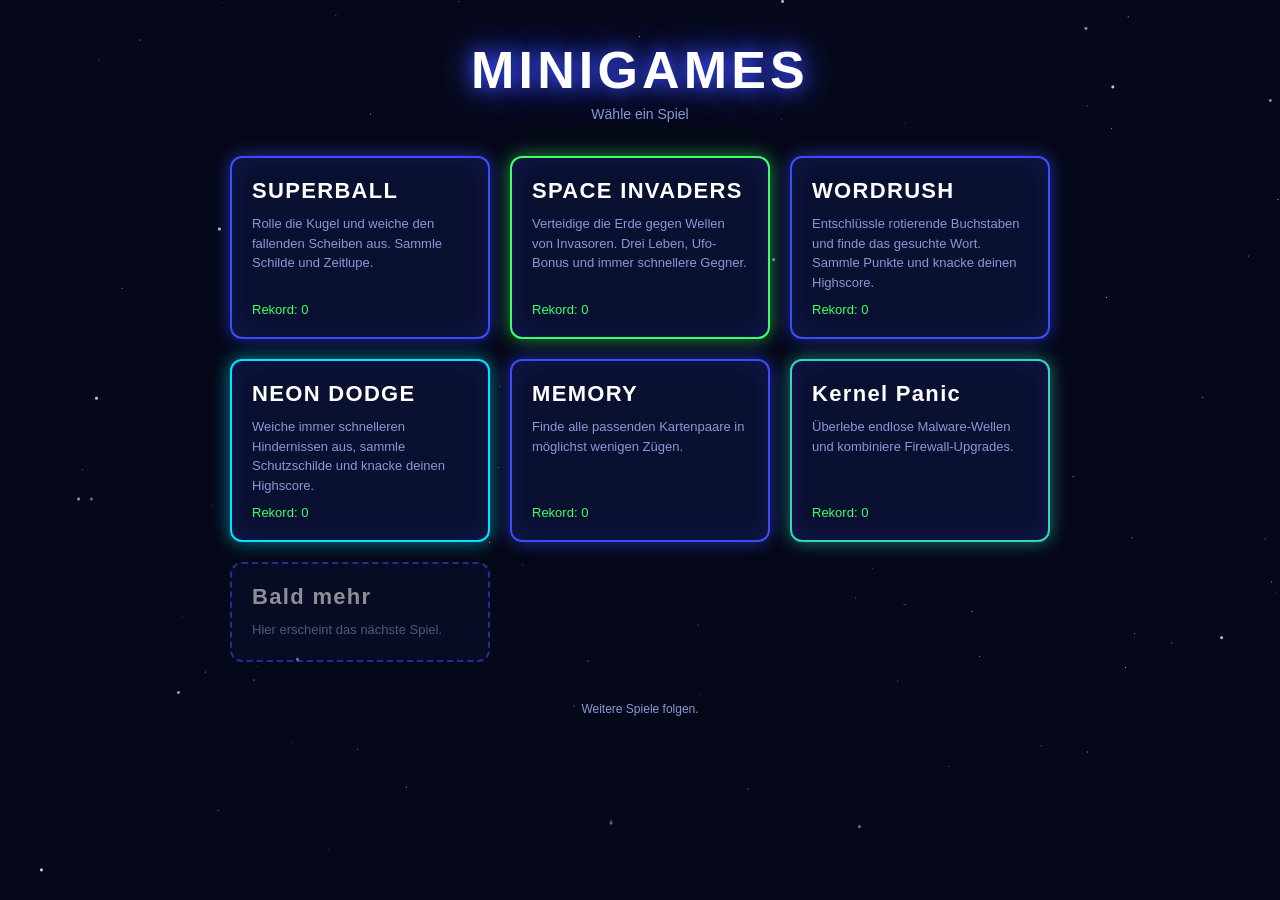
<file: index.html>
<!DOCTYPE html>
<html lang="de">
<head>
<meta charset="utf-8">
<meta name="viewport" content="width=device-width, initial-scale=1, viewport-fit=cover">
<title>Minigames</title>
<link rel="stylesheet" href="shared/style.css">
<style>.msg{grid-column:1/-1;color:var(--mut);font-size:14px;line-height:1.6}</style>
</head>
<body>
<div id="stars"></div>
<main>
  <h1>MINIGAMES</h1>
  <p class="sub">Wähle ein Spiel</p>
  <div class="grid" id="grid"></div>
  <p class="foot">Weitere Spiele folgen.</p>
</main>
<script src="shared/core.js"></script>
<script src="games/games.js"></script>
<script>
// Die Spieleliste kommt aus games/games.js (wird aus den game.json-Dateien
// der Spielordner erzeugt, siehe scripts/build_manifest.py).
Core.stars(document.getElementById('stars'));
var grid = document.getElementById('grid');

function msg(text) {
  var p = document.createElement('p');
  p.className = 'msg';
  p.textContent = text;
  grid.appendChild(p);
}

var list = window.GAMES;
if (!Array.isArray(list)) {
  msg('Die Spieleliste (games/games.js) fehlt. Führe scripts/build_manifest.py aus oder prüfe auf GitHub, ' +
      'ob der Workflow unter Actions erfolgreich war.');
} else if (!list.length) {
  msg('Noch keine Spiele vorhanden.');
} else {
  list.forEach(function (g) {
    var a = document.createElement('a');
    a.className = 'tile';
    a.href = 'games/' + g.id + '/index.html';
    a.style.setProperty('--c', g.color);
    var h = document.createElement('h2'); h.textContent = g.title;
    var p = document.createElement('p'); p.textContent = g.desc;
    var r = document.createElement('span'); r.className = 'rec';
    r.textContent = 'Rekord: ' + Core.getHi(g.hiKey);
    a.appendChild(h); a.appendChild(p); a.appendChild(r);
    grid.appendChild(a);
  });
  var soon = document.createElement('div');
  soon.className = 'tile soon';
  soon.innerHTML = '<h2>Bald mehr</h2><p>Hier erscheint das nächste Spiel.</p>';
  grid.appendChild(soon);
}
</script>
</body>
</html>
</file>
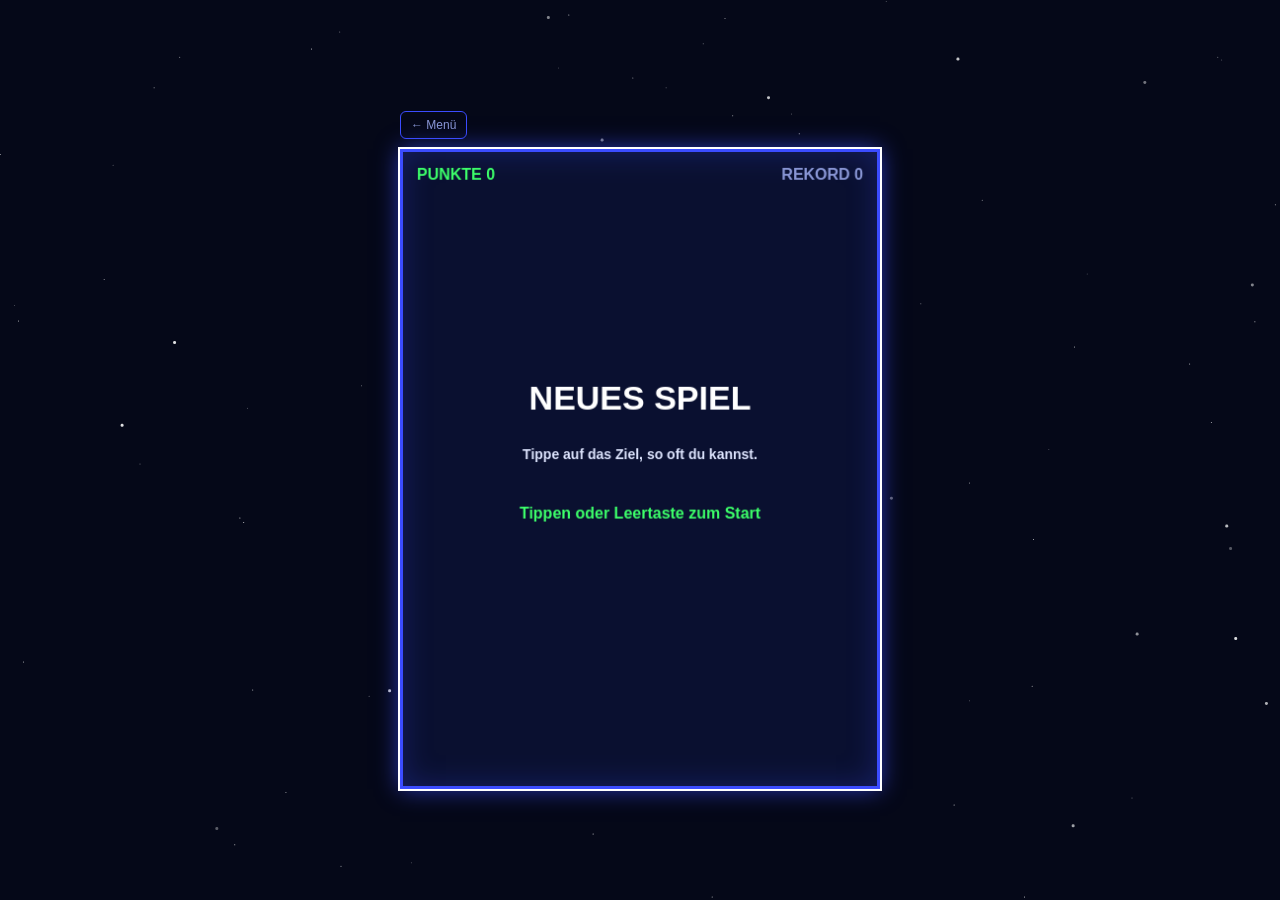
<file: games/_template/index.html>
<!DOCTYPE html>
<html lang="de">
<head>
<meta charset="utf-8">
<meta name="viewport" content="width=device-width, initial-scale=1, viewport-fit=cover">
<title>Neues Spiel</title>
<link rel="stylesheet" href="../../shared/style.css">
<style>
body{display:flex;justify-content:center;align-items:center;min-height:100svh;overflow:hidden;touch-action:none;user-select:none;-webkit-user-select:none}
.wrap{position:relative;display:flex;flex-direction:column;gap:10px;padding:10px}
.back{align-self:flex-start;color:var(--mut);font-size:12px;text-decoration:none;border:1px solid var(--edge);border-radius:6px;padding:6px 10px}
canvas{display:block;width:min(480px,calc(100vw - 26px),calc((100svh - 80px) * 3 / 4));height:auto;aspect-ratio:3/4;background:var(--lane);border:3px solid var(--edge);box-shadow:0 0 22px rgba(59,76,255,.7),inset 0 0 30px rgba(59,76,255,.25);cursor:pointer;outline:none}
.back:focus-visible,canvas:focus-visible{outline:2px solid #fff}
</style>
</head>
<body>
<div id="stars"></div>
<div class="wrap">
  <a class="back" href="../../index.html">← Menü</a>
  <canvas id="g" width="480" height="640" tabindex="0" aria-label="Spielfeld"></canvas>
</div>
<script src="../../shared/core.js"></script>
<script>
/* VORLAGE für ein neues Spiel
 * 1. Ordner kopieren und umbenennen (ohne "_" am Anfang), z. B. games/snake/
 * 2. game.json anpassen (Titel, Beschreibung, Farbe, eindeutiger hiKey)
 * 3. HI_KEY unten auf denselben Wert wie hiKey in game.json setzen
 * 4. update() und draw() durch das eigene Spiel ersetzen
 * Das Beispiel hier: Tippe in 10 Sekunden so oft wie möglich auf das Ziel. */
(function(){
var HI_KEY='template_hi',W=480,H=640,cv=document.getElementById('g'),ctx=cv.getContext('2d');
Core.stars(document.getElementById('stars'));
var state='ready',score=0,hi=Core.getHi(HI_KEY),left=10,t={x:240,y:320,r:30};

function moveTarget(){t.x=40+Math.random()*(W-80);t.y=120+Math.random()*(H-200);}
function start(){score=0;left=10;moveTarget();state='play';}
function over(){state='over';if(score>hi){hi=score;Core.setHi(HI_KEY,hi);}Core.tone(150,.5,'sawtooth',.12,40);}

function update(dt){if(state!=='play')return;left-=dt;if(left<=0)over();}

function tx(s,x,y,size,col,al){ctx.fillStyle=col;ctx.font='bold '+size+'px Orbitron,"Trebuchet MS",Arial,sans-serif';ctx.textAlign=al||'center';ctx.fillText(s,x,y);}
function draw(){
  ctx.clearRect(0,0,W,H);
  tx('PUNKTE '+score,14,28,16,'#3dff6a','left');tx('REKORD '+hi,W-14,28,16,'#8a97d6','right');
  if(state==='play'){
    tx('Zeit: '+Math.ceil(left),W/2,28,16,'#ffffff');
    ctx.fillStyle='#ff4d4d';ctx.shadowColor='#ff4d4d';ctx.shadowBlur=18;ctx.beginPath();ctx.arc(t.x,t.y,t.r,0,7);ctx.fill();ctx.shadowBlur=0;
  }
  if(state==='ready'){tx('NEUES SPIEL',W/2,260,34,'#ffffff');tx('Tippe auf das Ziel, so oft du kannst.',W/2,310,14,'#dfe6ff');tx('Tippen oder Leertaste zum Start',W/2,370,16,'#3dff6a');}
  if(state==='over'){tx('ZEIT ABGELAUFEN',W/2,250,30,'#ff4d4d');tx('Punkte: '+score,W/2,300,20,'#ffffff');tx(score>0&&score>=hi?'Neuer Rekord!':'Rekord: '+hi,W/2,335,16,'#3dff6a');tx('Tippen oder Leertaste für neues Spiel',W/2,400,14,'#dfe6ff');}
}

cv.addEventListener('pointerdown',function(e){
  if(state!=='play'){start();return;}
  var r=cv.getBoundingClientRect(),x=(e.clientX-r.left)/r.width*W,y=(e.clientY-r.top)/r.height*H;
  if(Math.hypot(x-t.x,y-t.y)<=t.r){score++;Core.tone(660,.06,'square',.05);moveTarget();}
});
addEventListener('keydown',function(e){if(e.key===' '||e.key==='Enter'){e.preventDefault();if(state!=='play')start();}});

var last=performance.now();
function loop(now){var dt=Math.min((now-last)/1000,.05);last=now;update(dt);draw();requestAnimationFrame(loop);}
requestAnimationFrame(loop);cv.focus();
})();
</script>
</body>
</html>
</file>
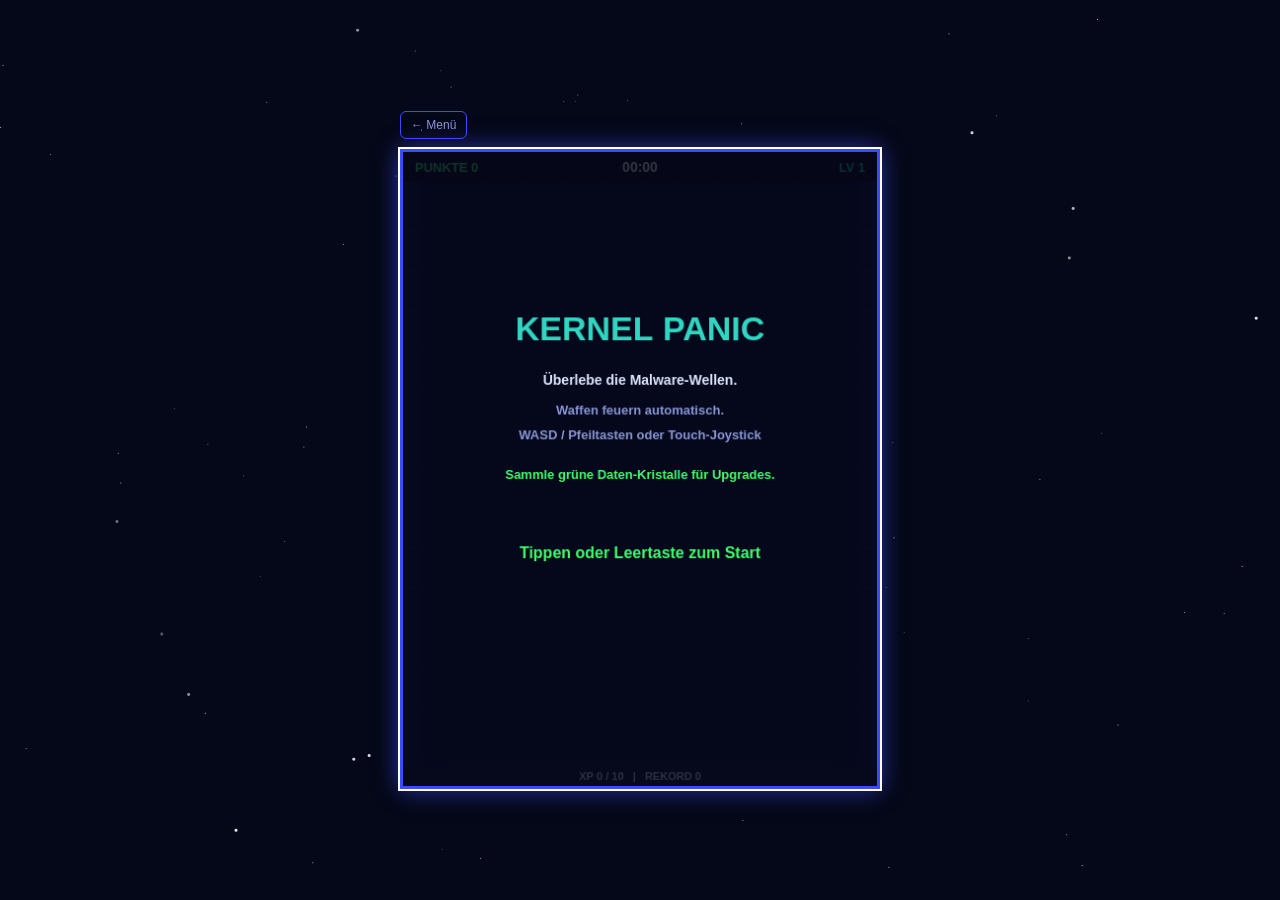
<file: games/kernelpanic/index.html>
<!DOCTYPE html>
<html lang="de">
<head>
<meta charset="utf-8">
<meta name="viewport" content="width=device-width, initial-scale=1, viewport-fit=cover">
<title>Kernel Panic</title>
<link rel="stylesheet" href="../../shared/style.css">
<style>
body{display:flex;justify-content:center;align-items:center;min-height:100svh;overflow:hidden;touch-action:none;user-select:none;-webkit-user-select:none}
.wrap{position:relative;display:flex;flex-direction:column;gap:10px;padding:10px}
.back{align-self:flex-start;color:var(--mut);font-size:12px;text-decoration:none;border:1px solid var(--edge);border-radius:6px;padding:6px 10px}
canvas{display:block;width:min(480px,calc(100vw - 26px),calc((100svh - 80px) * 3 / 4));height:auto;aspect-ratio:3/4;background:var(--lane);border:3px solid var(--edge);box-shadow:0 0 22px rgba(59,76,255,.7),inset 0 0 30px rgba(59,76,255,.25);cursor:pointer;outline:none}
.back:focus-visible,canvas:focus-visible{outline:2px solid #fff}
</style>
</head>
<body>
<div id="stars"></div>
<div class="wrap">
  <a class="back" href="../../index.html">← Menü</a>
  <canvas id="g" width="480" height="640" tabindex="0" aria-label="Kernel Panic Spielfeld"></canvas>
</div>
<script src="../../shared/core.js"></script>
<script>
(function(){
var KEY='kernelpanic_hi',W=480,H=640,cv=document.getElementById('g'),ctx=cv.getContext('2d');
Core.stars(document.getElementById('stars'));

var st='ready',score=0,hi=Core.getHi(KEY),time=0,xp=0,nextXp=10,lv=1;
var pl={x:W/2,y:H/2,r:11,hp:100,maxHp:100,spd:175,hurt:0,magnet:65};
var wpn={pulse:1,pulseCd:0,orb:0,orbAng:0,arc:0,arcCd:0,dmg:12,rate:1};
var enemies=[],bullets=[],gems=[],particles=[],bolts=[],choices=[],selectedChoice=0;
var spawnT=0,keys={u:0,d:0,l:0,r:0},joy={active:false,sx:0,sy:0,cx:0,cy:0};

var UPGRADES=[
  {id:'pulse',name:'PACKET PULSE +1',desc:'Mehr Projektile pro Salve',col:'#3db8ff',apply:function(){wpn.pulse++;}},
  {id:'orb',name:'FIREWALL ORB +1',desc:'Rotierender Schutzschild-Kern',col:'#2fd6c2',apply:function(){wpn.orb++;}},
  {id:'arc',name:'CHAIN EXPLOIT',desc:'Kettenblitz springt auf Gegner',col:'#ff4dff',apply:function(){wpn.arc++;}},
  {id:'rate',name:'OVERCLOCK +20%',desc:'Schnellere Feuerrate aller Systeme',col:'#ffd84d',apply:function(){wpn.rate*=1.2;}},
  {id:'dmg',name:'PAYLOAD +25%',desc:'Mehr Schaden pro Treffer',col:'#ff6b4d',apply:function(){wpn.dmg=Math.round(wpn.dmg*1.25);}},
  {id:'spd',name:'KERNEL BOOST',desc:'+15% Tempo & +25% Sammelradius',col:'#3dff6a',apply:function(){pl.spd*=1.15;pl.magnet*=1.25;}},
  {id:'heal',name:'SYSTEM PATCH',desc:'Stellt 45 Integrität (HP) wieder her',col:'#7dffb3',apply:function(){pl.hp=Math.min(pl.maxHp,pl.hp+45);}}
];

function start(){
  score=0;time=0;xp=0;nextXp=10;lv=1;
  pl={x:W/2,y:H/2,r:11,hp:100,maxHp:100,spd:175,hurt:0,magnet:65};
  wpn={pulse:1,pulseCd:0,orb:0,orbAng:0,arc:0,arcCd:0,dmg:12,rate:1};
  enemies=[];bullets=[];gems=[];particles=[];bolts=[];choices=[];
  spawnT=0.5;st='play';
  Core.tone(440,.12,'triangle',.08,880);
}

function over(){
  st='over';
  var pts=Math.floor(score+time*5);
  score=pts;
  if(score>hi){hi=score;Core.setHi(KEY,hi);}
  Core.tone(130,.7,'sawtooth',.14,32);
}

function boom(x,y,c,n){
  for(var i=0;i<(n||8);i++){
    var a=Math.random()*6.283,s=40+Math.random()*130;
    particles.push({x:x,y:y,vx:Math.cos(a)*s,vy:Math.sin(a)*s,t:.38+Math.random()*.2,c:c});
  }
}

function nearest(x,y,exclude){
  var best=null,bd=1e9;
  for(var i=0;i<enemies.length;i++){
    var e=enemies[i];
    if(exclude&&exclude.indexOf(e)>=0)continue;
    var d=Math.hypot(e.x-x,e.y-y);
    if(d<bd){bd=d;best=e;}
  }
  return best;
}

function spawnEnemy(){
  var side=Math.floor(Math.random()*4),x=0,y=0;
  if(side===0){x=Math.random()*W;y=-18;}
  else if(side===1){x=W+18;y=Math.random()*H;}
  else if(side===2){x=Math.random()*W;y=H+18;}
  else{x=-18;y=Math.random()*H;}

  var diff=1+time/45;
  var roll=Math.random();
  if(time>25&&roll<0.18){
    // Schwerer Trojaner (Hexagon)
    enemies.push({x:x,y:y,r:16,hp:Math.round(42*diff),maxHp:Math.round(42*diff),spd:52+Math.min(35,time*.3),col:'#ffb020',pts:30,xp:4,shape:'hex',hitT:0});
  }else if(time>12&&roll<0.42){
    // Schneller Worm (Dreieck)
    enemies.push({x:x,y:y,r:9,hp:Math.round(11*diff),maxHp:Math.round(11*diff),spd:122+Math.min(55,time*.5),col:'#ff4dff',pts:15,xp:2,shape:'tri',hitT:0});
  }else{
    // Standard-Virus (Quadrat)
    enemies.push({x:x,y:y,r:11,hp:Math.round(18*diff),maxHp:Math.round(18*diff),spd:82+Math.min(45,time*.4),col:'#ff4d4d',pts:10,xp:1,shape:'sq',hitT:0});
  }
}

function damageEnemy(e,dmg){
  e.hp-=dmg;
  e.hitT=0.08;
  if(e.hp<=0){
    var idx=enemies.indexOf(e);
    if(idx>=0){
      enemies.splice(idx,1);
      score+=e.pts;
      boom(e.x,e.y,e.col,10);
      gems.push({x:e.x,y:e.y,v:e.xp});
      Core.tone(240,.08,'square',.04,90);
    }
  }
}

function triggerLevelUp(){
  st='levelup';
  var pool=UPGRADES.slice();
  choices=[];
  for(var i=0;i<3&&pool.length;i++){
    var idx=Math.floor(Math.random()*pool.length);
    choices.push(pool.splice(idx,1)[0]);
  }
  selectedChoice=0;
  Core.tone(520,.12,'triangle',.09,780);
  setTimeout(function(){Core.tone(780,.18,'triangle',.09,1040);},90);
}

function pickUpgrade(idx){
  if(st!=='levelup'||!choices[idx])return;
  choices[idx].apply();
  st='play';
  Core.tone(660,.15,'square',.07,1100);
}

function update(dt){
  for(var i=particles.length-1;i>=0;i--){
    var p=particles[i];p.x+=p.vx*dt;p.y+=p.vy*dt;p.t-=dt;
    if(p.t<=0)particles.splice(i,1);
  }
  for(i=bolts.length-1;i>=0;i--){
    bolts[i].t-=dt;if(bolts[i].t<=0)bolts.splice(i,1);
  }
  if(st!=='play')return;

  time+=dt;
  if(pl.hurt>0)pl.hurt-=dt;

  // Spielerbewegung (Tastatur oder Touch-Joystick)
  var dx=keys.r-keys.l,dy=keys.d-keys.u;
  if(joy.active){
    var jx=joy.cx-joy.sx,jy=joy.cy-joy.sy,jl=Math.hypot(jx,jy);
    if(jl>6){dx=jx/jl;dy=jy/jl;}
  }else if(dx!==0||dy!==0){
    var l=Math.hypot(dx,dy);dx/=l;dy/=l;
  }
  pl.x=Math.max(18,Math.min(W-18,pl.x+dx*pl.spd*dt));
  pl.y=Math.max(38,Math.min(H-36,pl.y+dy*pl.spd*dt));

  // Gegner spawnen
  spawnT-=dt;
  if(spawnT<=0){
    var batch=1+Math.floor(time/28);
    for(var b=0;b<batch;b++)spawnEnemy();
    spawnT=Math.max(0.28,1.25-time*0.011);
  }

  // Waffe 1: Automatischer Packet-Pulse auf nächste Ziele
  wpn.pulseCd-=dt*wpn.rate;
  if(wpn.pulseCd<=0&&enemies.length>0){
    wpn.pulseCd=0.52;
    var tg=nearest(pl.x,pl.y);
    if(tg){
      var baseAng=Math.atan2(tg.y-pl.y,tg.x-pl.x);
      var count=wpn.pulse;
      var spread=0.18;
      for(var k=0;k<count;k++){
        var ang=baseAng+(k-(count-1)/2)*spread;
        bullets.push({x:pl.x,y:pl.y,vx:Math.cos(ang)*420,vy:Math.sin(ang)*420,dmg:wpn.dmg,life:1.3});
      }
      Core.tone(760,.05,'square',.03,420);
    }
  }

  // Waffe 2: Rotierende Firewall-Orbs
  if(wpn.orb>0){
    wpn.orbAng+=3.4*dt;
    var rad=46;
    for(var o=0;o<wpn.orb;o++){
      var a=wpn.orbAng+(o*6.28318/wpn.orb);
      var ox=pl.x+Math.cos(a)*rad,oy=pl.y+Math.sin(a)*rad;
      for(var ei=enemies.length-1;ei>=0;ei--){
        var en=enemies[ei];
        if(en.hitT<=0&&Math.hypot(ox-en.x,oy-en.y)<en.r+8){
          damageEnemy(en,Math.round(wpn.dmg*0.85));
          en.x+=Math.cos(a)*10;en.y+=Math.sin(a)*10;
        }
      }
    }
  }

  // Waffe 3: Kettenblitz (Chain Exploit)
  if(wpn.arc>0){
    wpn.arcCd-=dt*wpn.rate;
    if(wpn.arcCd<=0&&enemies.length>0){
      wpn.arcCd=1.35;
      var hitList=[],cur={x:pl.x,y:pl.y};
      var jumps=1+wpn.arc;
      for(var j=0;j<jumps;j++){
        var nxt=nearest(cur.x,cur.y,hitList);
        if(!nxt||Math.hypot(nxt.x-cur.x,nxt.y-cur.y)>190)break;
        bolts.push({x1:cur.x,y1:cur.y,x2:nxt.x,y2:nxt.y,t:0.16});
        hitList.push(nxt);
        cur={x:nxt.x,y:nxt.y};
      }
      if(hitList.length){
        hitList.forEach(function(h){damageEnemy(h,Math.round(wpn.dmg*1.1));});
        Core.tone(980,.08,'sawtooth',.04,320);
      }
    }
  }

  // Projektile bewegen & Treffer prüfen
  for(var bi=bullets.length-1;bi>=0;bi--){
    var bl=bullets[bi];
    bl.x+=bl.vx*dt;bl.y+=bl.vy*dt;bl.life-=dt;
    var dead=bl.life<=0||bl.x<-20||bl.x>W+20||bl.y<-20||bl.y>H+20;
    if(!dead){
      for(var ej=enemies.length-1;ej>=0;ej--){
        var e2=enemies[ej];
        if(Math.hypot(bl.x-e2.x,bl.y-e2.y)<e2.r+4){
          damageEnemy(e2,bl.dmg);
          dead=true;break;
        }
      }
    }
    if(dead)bullets.splice(bi,1);
  }

  // Gegner bewegen & Kollision mit Spieler
  for(var ek=enemies.length-1;ek>=0;ek--){
    var e3=enemies[ek];
    if(e3.hitT>0)e3.hitT-=dt;
    var ang3=Math.atan2(pl.y-e3.y,pl.x-e3.x);
    e3.x+=Math.cos(ang3)*e3.spd*dt;
    e3.y+=Math.sin(ang3)*e3.spd*dt;
    if(Math.hypot(pl.x-e3.x,pl.y-e3.y)<pl.r+e3.r){
      if(pl.hurt<=0){
        pl.hp-=16;
        pl.hurt=0.45;
        boom(pl.x,pl.y,'#ff4d4d',8);
        Core.tone(160,.18,'sawtooth',.09,60);
        if(pl.hp<=0){pl.hp=0;over();return;}
      }
      e3.x-=Math.cos(ang3)*18;
      e3.y-=Math.sin(ang3)*18;
    }
  }

  // Daten-Fragmente (XP) einsammeln
  for(var gi=gems.length-1;gi>=0;gi--){
    var g=gems[gi],gd=Math.hypot(pl.x-g.x,pl.y-g.y);
    if(gd<pl.magnet){
      var ga=Math.atan2(pl.y-g.y,pl.x-g.x);
      g.x+=Math.cos(ga)*280*dt;
      g.y+=Math.sin(ga)*280*dt;
    }
    if(gd<pl.r+8){
      xp+=g.v;
      score+=g.v*2;
      gems.splice(gi,1);
      Core.tone(880,.04,'triangle',.03,1200);
      if(xp>=nextXp){
        xp-=nextXp;
        lv++;
        nextXp=Math.round(nextXp*1.35+4);
        triggerLevelUp();
        return;
      }
    }
  }
}

function tx(s,x,y,size,col,al){
  ctx.fillStyle=col;
  ctx.font='bold '+size+'px Orbitron,"Trebuchet MS",Arial,sans-serif';
  ctx.textAlign=al||'center';
  ctx.fillText(s,x,y);
}

function drawEnemy(e){
  ctx.save();
  ctx.translate(e.x,e.y);
  ctx.fillStyle=e.hitT>0?'#ffffff':e.col;
  ctx.strokeStyle='#050818';
  ctx.lineWidth=1.5;
  if(e.shape==='sq'){
    ctx.fillRect(-e.r,-e.r,e.r*2,e.r*2);
  }else if(e.shape==='tri'){
    ctx.beginPath();
    ctx.moveTo(0,-e.r-2);ctx.lineTo(e.r+2,e.r+2);ctx.lineTo(-e.r-2,e.r+2);ctx.closePath();
    ctx.fill();
  }else{
    ctx.beginPath();
    for(var i=0;i<6;i++){
      var a=i*1.0472;
      if(i===0)ctx.moveTo(Math.cos(a)*e.r,Math.sin(a)*e.r);
      else ctx.lineTo(Math.cos(a)*e.r,Math.sin(a)*e.r);
    }
    ctx.closePath();ctx.fill();
  }
  ctx.restore();
}

function draw(){
  ctx.clearRect(0,0,W,H);

  // Dezentes Cyber-Gitter im Hintergrund
  ctx.strokeStyle='rgba(59,76,255,0.12)';
  ctx.lineWidth=1;
  for(var gx=0;gx<=W;gx+=40){ctx.beginPath();ctx.moveTo(gx,28);ctx.lineTo(gx,H-24);ctx.stroke();}
  for(var gy=40;gy<H-24;gy+=40){ctx.beginPath();ctx.moveTo(0,gy);ctx.lineTo(W,gy);ctx.stroke();}

  // XP-Kristalle
  gems.forEach(function(g){
    ctx.fillStyle='#3dff6a';
    ctx.beginPath();
    ctx.moveTo(g.x,g.y-5);ctx.lineTo(g.x+4,g.y);ctx.lineTo(g.x,g.y+5);ctx.lineTo(g.x-4,g.y);
    ctx.closePath();ctx.fill();
  });

  // Gegner
  enemies.forEach(drawEnemy);

  // Kettenblitze
  bolts.forEach(function(b){
    ctx.strokeStyle='#ff4dff';
    ctx.lineWidth=2.5;
    ctx.beginPath();
    ctx.moveTo(b.x1,b.y1);
    ctx.lineTo((b.x1+b.x2)/2+(Math.random()-0.5)*18,(b.y1+b.y2)/2+(Math.random()-0.5)*18);
    ctx.lineTo(b.x2,b.y2);
    ctx.stroke();
  });

  // Projektile
  ctx.fillStyle='#3db8ff';
  bullets.forEach(function(b){
    ctx.beginPath();ctx.arc(b.x,b.y,3.5,0,6.283);ctx.fill();
  });

  // Firewall-Orbs
  if(wpn.orb>0&&st!=='ready'){
    for(var o=0;o<wpn.orb;o++){
      var a=wpn.orbAng+(o*6.28318/wpn.orb);
      var ox=pl.x+Math.cos(a)*46,oy=pl.y+Math.sin(a)*46;
      ctx.fillStyle='#2fd6c2';
      ctx.beginPath();ctx.arc(ox,oy,6,0,6.283);ctx.fill();
      ctx.strokeStyle='#fff';ctx.lineWidth=1.5;ctx.stroke();
    }
  }

  // Spieler-Kern
  if(st!=='ready'){
    if(!(pl.hurt>0&&Math.floor(pl.hurt*16)%2)){
      ctx.fillStyle='#2fd6c2';
      ctx.beginPath();ctx.arc(pl.x,pl.y,pl.r,0,6.283);ctx.fill();
      ctx.strokeStyle='#ffffff';ctx.lineWidth=2;ctx.stroke();
    }
    // HP-Balken direkt unter dem Spieler
    var bw=28,bh=4;
    ctx.fillStyle='rgba(255,255,255,0.2)';
    ctx.fillRect(pl.x-bw/2,pl.y+16,bw,bh);
    ctx.fillStyle=pl.hp>35?'#3dff6a':'#ff4d4d';
    ctx.fillRect(pl.x-bw/2,pl.y+16,bw*(pl.hp/pl.maxHp),bh);
  }

  // Partikel
  particles.forEach(function(p){
    ctx.globalAlpha=Math.max(0,p.t*2);
    ctx.fillStyle=p.c;
    ctx.fillRect(p.x-1.5,p.y-1.5,3,3);
  });
  ctx.globalAlpha=1;

  // Touch-Joystick-Feedback
  if(joy.active&&st==='play'){
    ctx.strokeStyle='rgba(47,214,194,0.45)';
    ctx.lineWidth=2;
    ctx.beginPath();ctx.arc(joy.sx,joy.sy,28,0,6.283);ctx.stroke();
    ctx.fillStyle='rgba(47,214,194,0.65)';
    ctx.beginPath();ctx.arc(joy.cx,joy.cy,10,0,6.283);ctx.fill();
  }

  // Top-HUD & XP-Leiste
  ctx.fillStyle='rgba(5,8,24,0.85)';
  ctx.fillRect(0,0,W,30);
  var sec=Math.floor(time),mm=String(Math.floor(sec/60)).padStart(2,'0'),ss=String(sec%60).padStart(2,'0');
  tx('PUNKTE '+score,12,20,13,'#3dff6a','left');
  tx(mm+':'+ss,W/2,20,14,'#ffffff','center');
  tx('LV '+lv,W-12,20,13,'#2fd6c2','right');

  // XP-Fortschrittsbalken am unteren Rand
  ctx.fillStyle='#0a102e';
  ctx.fillRect(0,H-20,W,20);
  ctx.fillStyle='#3b4cff';
  ctx.fillRect(0,H-20,W*(xp/nextXp),20);
  tx('XP '+xp+' / '+nextXp+'   |   REKORD '+hi,W/2,H-6,11,'#dfe6ff','center');

  // Startscreen
  if(st==='ready'){
    ctx.fillStyle='rgba(5,8,24,.82)';ctx.fillRect(0,0,W,H);
    tx('KERNEL PANIC',W/2,190,34,'#2fd6c2');
    tx('Überlebe die Malware-Wellen.',W/2,235,14,'#dfe6ff');
    tx('Waffen feuern automatisch.',W/2,265,13,'#8a97d6');
    tx('WASD / Pfeiltasten oder Touch-Joystick',W/2,290,13,'#8a97d6');
    tx('Sammle grüne Daten-Kristalle für Upgrades.',W/2,330,13,'#3dff6a');
    tx('Tippen oder Leertaste zum Start',W/2,410,16,'#3dff6a');
  }

  // Level-Up Auswahl (3 Karten)
  if(st==='levelup'){
    ctx.fillStyle='rgba(5,8,24,.86)';ctx.fillRect(0,0,W,H);
    tx('SYSTEM UPGRADE (LEVEL '+lv+')',W/2,120,22,'#2fd6c2');
    tx('↑/↓ wählen, Enter bestätigen (oder 1-3 / Tippen)',W/2,150,12,'#8a97d6');
    for(var c=0;c<choices.length;c++){
      var u=choices[c],cy=185+c*115;
      ctx.fillStyle=c===selectedChoice?'#14234a':'#0b1130';
      ctx.fillRect(42,cy,W-84,92);
      ctx.strokeStyle=u.col;
      ctx.lineWidth=c===selectedChoice?4:2;
      ctx.strokeRect(42,cy,W-84,92);
      if(c===selectedChoice){
        ctx.shadowColor=u.col;
        ctx.shadowBlur=14;
        ctx.strokeRect(42,cy,W-84,92);
        ctx.shadowBlur=0;
      }
      tx('['+(c+1)+'] '+u.name,W/2,cy+36,16,u.col,'center');
      tx(u.desc,W/2,cy+64,13,'#dfe6ff','center');
    }
  }

  // Game Over
  if(st==='over'){
    ctx.fillStyle='rgba(5,8,24,.84)';ctx.fillRect(0,0,W,H);
    tx('SYSTEM CRASH',W/2,210,36,'#ff4d4d');
    tx('Überlebt: '+mm+':'+ss+' (Level '+lv+')',W/2,260,16,'#dfe6ff');
    tx('Punkte: '+score,W/2,295,20,'#ffffff');
    tx(score>0&&score>=hi?'Neuer Rekord!':'Rekord: '+hi,W/2,332,16,'#3dff6a');
    tx('Tippen oder Leertaste für Neustart',W/2,400,14,'#dfe6ff');
  }
}

function onKey(e,d){
  var k=e.key;
  if(st==='levelup'){
    if(!d)return;
    if(k==='ArrowUp'||k==='ArrowLeft'){
      selectedChoice=(selectedChoice+choices.length-1)%choices.length;
      e.preventDefault();
    }else if(k==='ArrowDown'||k==='ArrowRight'){
      selectedChoice=(selectedChoice+1)%choices.length;
      e.preventDefault();
    }else if(k==='Enter'||k===' '){
      e.preventDefault();pickUpgrade(selectedChoice);
    }else if(k==='1'||k==='2'||k==='3'){
      e.preventDefault();pickUpgrade(parseInt(k,10)-1);
    }
    return;
  }
  if(k==='ArrowLeft'||k==='a'||k==='A'){keys.l=d?1:0;e.preventDefault();}
  else if(k==='ArrowRight'||k==='d'||k==='D'){keys.r=d?1:0;e.preventDefault();}
  else if(k==='ArrowUp'||k==='w'||k==='W'){keys.u=d?1:0;e.preventDefault();}
  else if(k==='ArrowDown'||k==='s'||k==='S'){keys.d=d?1:0;e.preventDefault();}
  else if(d&&(k===' '||k==='Enter')&&(st==='ready'||st==='over')){e.preventDefault();start();}
}
addEventListener('keydown',function(e){onKey(e,true);});
addEventListener('keyup',function(e){onKey(e,false);});

function pos(e){
  var r=cv.getBoundingClientRect();
  return {x:(e.clientX-r.left)/r.width*W,y:(e.clientY-r.top)/r.height*H};
}

cv.addEventListener('pointerdown',function(e){
  var p=pos(e);
  if(st==='ready'||st==='over'){start();return;}
  if(st==='levelup'){
    for(var c=0;c<choices.length;c++){
      var cy=185+c*115;
      if(p.x>=42&&p.x<=W-42&&p.y>=cy&&p.y<=cy+92){pickUpgrade(c);return;}
    }
    return;
  }
  joy={active:true,sx:p.x,sy:p.y,cx:p.x,cy:p.y};
  try{cv.setPointerCapture(e.pointerId);}catch(_){}
});
cv.addEventListener('pointermove',function(e){
  if(joy.active){var p=pos(e);joy.cx=p.x;joy.cy=p.y;}
});
function endJoy(){joy.active=false;}
cv.addEventListener('pointerup',endJoy);
cv.addEventListener('pointercancel',endJoy);

var last=performance.now();
function loop(t){
  var dt=Math.min((t-last)/1000,.05);last=t;
  update(dt);draw();requestAnimationFrame(loop);
}
requestAnimationFrame(loop);cv.focus();
})();
</script>
</body>
</html>
</file>
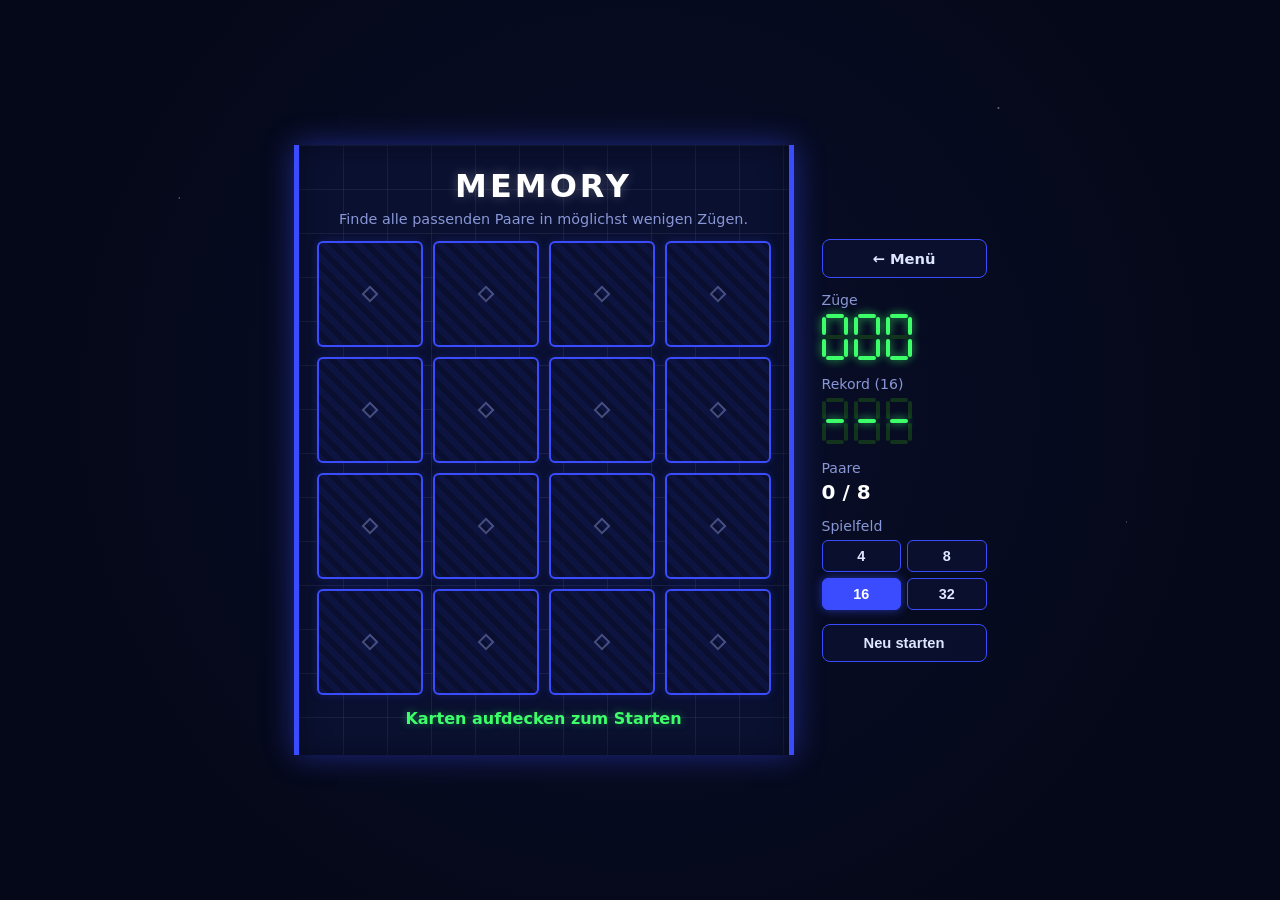
<file: games/memory/index.html>
<!DOCTYPE html>
<html lang="de">
<head>
  <meta charset="UTF-8">
  <meta name="viewport" content="width=device-width, initial-scale=1.0">
  <title>MEMORY</title>
  <link rel="stylesheet" href="../../shared/style.css">
  <script src="../../shared/core.js"></script>
  <style>
    :root {
      --bg: #050818;
      --lane: #0a1030;
      --edge: #3b4cff;
      --grid: #cfd8ff;
      --led: #3dff6a;
      --ledoff: #12331c;
      --red: #ff2a2a;
      --txt: #dfe6ff;
      --mut: #8a97d6;
    }

    * {
      box-sizing: border-box;
      user-select: none;
    }

    body {
      margin: 0;
      min-height: 100vh;
      background-color: var(--bg);
      background-image:
        radial-gradient(1px 1px at 14% 22%, rgba(255,255,255,0.65), transparent),
        radial-gradient(1.5px 1.5px at 78% 12%, rgba(255,255,255,0.5), transparent),
        radial-gradient(1px 1px at 62% 81%, rgba(255,255,255,0.5), transparent),
        radial-gradient(1px 1px at 88% 58%, rgba(255,255,255,0.4), transparent),
        radial-gradient(1.5px 1.5px at 26% 74%, rgba(255,255,255,0.35), transparent),
        radial-gradient(circle at 50% 45%, #090f2b 0%, var(--bg) 75%);
      color: var(--txt);
      font-family: system-ui, -apple-system, 'Segoe UI', Roboto, sans-serif;
      display: flex;
      align-items: center;
      justify-content: center;
      padding: 20px;
    }

    .layout {
      display: flex;
      align-items: center;
      justify-content: center;
      gap: 28px;
      flex-wrap: wrap;
    }

    /* Spielfeld-Container im SUPERBALL-Stil */
    .arena {
      width: min(500px, 92vw);
      min-height: 580px;
      background-color: var(--lane);
      background-image:
        linear-gradient(to right, rgba(207, 216, 255, 0.08) 1px, transparent 1px),
        linear-gradient(to bottom, rgba(207, 216, 255, 0.08) 1px, transparent 1px);
      background-size: 44px 44px;
      border-left: 5px solid var(--edge);
      border-right: 5px solid var(--edge);
      box-shadow: 0 0 28px rgba(59, 76, 255, 0.45), inset 0 0 24px rgba(5, 8, 24, 0.7);
      padding: 22px 18px;
      display: flex;
      flex-direction: column;
      align-items: center;
      justify-content: space-between;
      position: relative;
    }

    .arena-header {
      text-align: center;
      margin-bottom: 14px;
    }

    .arena-header h1 {
      margin: 0;
      font-size: 2rem;
      font-weight: 800;
      letter-spacing: 3px;
      color: #ffffff;
      text-shadow: 0 0 12px rgba(255, 255, 255, 0.25);
    }

    .arena-sub {
      margin-top: 6px;
      font-size: 0.9rem;
      color: var(--mut);
    }

    /* Karten-Grid */
    #board {
      width: 100%;
      display: grid;
      gap: 10px;
      margin: auto 0;
    }

    .card {
      aspect-ratio: 1 / 1;
      background: rgba(10, 16, 48, 0.92);
      border: 2px solid var(--edge);
      border-radius: 6px;
      cursor: pointer;
      display: flex;
      align-items: center;
      justify-content: center;
      position: relative;
      overflow: hidden;
      box-shadow: 0 0 10px rgba(59, 76, 255, 0.2);
      transition: transform 0.14s ease, border-color 0.2s ease, box-shadow 0.2s ease;
    }

    .card:hover:not(.flipped):not(.matched) {
      border-color: var(--grid);
      transform: translateY(-2px);
      box-shadow: 0 0 14px rgba(207, 216, 255, 0.35);
    }

    .card .back {
      width: 100%;
      height: 100%;
      display: flex;
      align-items: center;
      justify-content: center;
      background: repeating-linear-gradient(
        45deg,
        rgba(59, 76, 255, 0.08),
        rgba(59, 76, 255, 0.08) 6px,
        transparent 6px,
        transparent 12px
      );
    }

    .card .back::after {
      content: "";
      width: 12px;
      height: 12px;
      border: 2px solid rgba(138, 151, 214, 0.45);
      transform: rotate(45deg);
    }

    .card .front {
      display: none;
      width: 100%;
      height: 100%;
      align-items: center;
      justify-content: center;
      padding: 14%;
      background: #0e1642;
      color: var(--txt);
    }

    .card .front svg {
      width: 100%;
      height: 100%;
      stroke: currentColor;
      fill: none;
      stroke-width: 2;
      stroke-linecap: round;
      stroke-linejoin: round;
      filter: drop-shadow(0 0 6px rgba(223, 230, 255, 0.35));
    }

    .card .front img {
      width: 100%;
      height: 100%;
      object-fit: cover;
      border-radius: 3px;
    }

    .card.flipped .back,
    .card.matched .back {
      display: none;
    }

    .card.flipped .front,
    .card.matched .front {
      display: flex;
    }

    .card.matched {
      border-color: var(--led);
      box-shadow: 0 0 12px rgba(61, 255, 106, 0.35);
      cursor: default;
    }

    .card.matched .front {
      background: var(--ledoff);
      color: var(--led);
    }

    .card.matched .front svg {
      filter: drop-shadow(0 0 6px rgba(61, 255, 106, 0.5));
    }

    .arena-footer {
      margin-top: 14px;
      min-height: 24px;
      font-weight: 700;
      font-size: 1rem;
      color: var(--led);
      text-align: center;
      text-shadow: 0 0 8px rgba(61, 255, 106, 0.4);
    }

    /* Rechte Seitenleiste */
    .sidebar {
      width: 165px;
      display: flex;
      flex-direction: column;
      gap: 14px;
    }

    .btn-side {
      width: 100%;
      background: rgba(10, 16, 48, 0.85);
      color: var(--txt);
      border: 1.5px solid var(--edge);
      border-radius: 8px;
      padding: 10px 12px;
      font-size: 0.92rem;
      font-weight: 600;
      cursor: pointer;
      text-align: center;
      text-decoration: none;
      display: inline-block;
      transition: background 0.15s, box-shadow 0.15s, border-color 0.15s;
    }

    .btn-side:hover {
      background: #131d52;
      border-color: var(--grid);
      box-shadow: 0 0 12px rgba(59, 76, 255, 0.45);
    }

    .stat-block {
      display: flex;
      flex-direction: column;
      gap: 4px;
    }

    .stat-label {
      font-size: 0.88rem;
      color: var(--mut);
    }

    /* 7-Segment LED-Anzeige */
    .led-display {
      display: flex;
      gap: 6px;
      padding: 2px 0;
    }

    .digit {
      position: relative;
      width: 26px;
      height: 46px;
    }

    .seg {
      position: absolute;
      background: var(--ledoff);
      border-radius: 2px;
      transition: background 0.12s, box-shadow 0.12s;
    }

    .seg.on {
      background: var(--led);
      box-shadow: 0 0 8px rgba(61, 255, 106, 0.75);
    }

    /* Horizontale Segmente: a (oben), g (mitte), d (unten) */
    .seg.a, .seg.g, .seg.d {
      left: 4px;
      width: 18px;
      height: 4px;
    }
    .seg.a { top: 0; }
    .seg.g { top: 21px; }
    .seg.d { bottom: 0; }

    /* Vertikale Segmente: f, b (oben), e, c (unten) */
    .seg.f, .seg.b, .seg.e, .seg.c {
      width: 4px;
      height: 18px;
    }
    .seg.f { top: 3px; left: 0; }
    .seg.b { top: 3px; right: 0; }
    .seg.e { bottom: 3px; left: 0; }
    .seg.c { bottom: 3px; right: 0; }

    .stat-value-text {
      font-size: 1.25rem;
      font-weight: 800;
      color: #ffffff;
    }

    .size-grid {
      display: grid;
      grid-template-columns: repeat(2, 1fr);
      gap: 6px;
      margin-top: 2px;
    }

    .size-btn {
      background: rgba(10, 16, 48, 0.85);
      color: var(--txt);
      border: 1.5px solid var(--edge);
      border-radius: 6px;
      padding: 7px 0;
      font-size: 0.9rem;
      font-weight: 700;
      cursor: pointer;
      transition: background 0.15s, border-color 0.15s;
    }

    .size-btn:hover {
      background: #131d52;
    }

    .size-btn.active {
      background: var(--edge);
      color: #ffffff;
      box-shadow: 0 0 10px rgba(59, 76, 255, 0.6);
    }

    @media (max-width: 720px) {
      .sidebar {
        width: min(500px, 92vw);
        flex-direction: row;
        flex-wrap: wrap;
        justify-content: space-between;
        align-items: center;
      }
      .btn-side {
        width: auto;
        flex: 1 1 45%;
      }
    }
  </style>
</head>
<body>

  <div class="layout">
    <main class="arena">
      <div class="arena-header">
        <h1>MEMORY</h1>
        <div class="arena-sub">Finde alle passenden Paare in möglichst wenigen Zügen.</div>
      </div>

      <div id="board"></div>

      <div class="arena-footer" id="status">Karten aufdecken zum Starten</div>
    </main>

    <aside class="sidebar">
      <a href="../../index.html" class="btn-side">← Menü</a>

      <div class="stat-block">
        <div class="stat-label">Züge</div>
        <div class="led-display" id="led-moves"></div>
      </div>

      <div class="stat-block">
        <div class="stat-label">Rekord (<span id="hi-size-label">16</span>)</div>
        <div class="led-display" id="led-record"></div>
      </div>

      <div class="stat-block">
        <div class="stat-label">Paare</div>
        <div class="stat-value-text" id="pairs-text">0 / 8</div>
      </div>

      <div class="stat-block">
        <div class="stat-label">Spielfeld</div>
        <div class="size-grid">
          <button class="size-btn" data-size="4">4</button>
          <button class="size-btn" data-size="8">8</button>
          <button class="size-btn active" data-size="16">16</button>
          <button class="size-btn" data-size="32">32</button>
        </div>
      </div>

      <button id="restart-btn" class="btn-side">Neu starten</button>
    </aside>
  </div>

  <script>
    const HI_KEY = 'memory_hi';

    // 16 Vektor-Icons als Standard (für bis zu 32 Karten).
    // Später kannst du jedes Element einfach durch einen Bildpfad ersetzen, z. B. 'img/01.png'
    const CARD_POOL = [
      '<svg viewBox="0 0 24 24"><path d="M12 2L3 7v6c0 5.55 3.84 10.74 9 12 5.16-1.26 9-6.45 9-12V7l-9-5z"/></svg>', // Schild
      '<svg viewBox="0 0 24 24"><polygon points="13 2 3 14 12 14 11 22 21 10 12 10 13 2"/></svg>', // Blitz
      '<svg viewBox="0 0 24 24"><polygon points="12 2 15.09 8.26 22 9.27 17 14.14 18.18 21.02 12 17.77 5.82 21.02 7 14.14 2 9.27 8.91 8.26 12 2"/></svg>', // Stern
      '<svg viewBox="0 0 24 24"><circle cx="12" cy="12" r="9"/><circle cx="12" cy="12" r="3"/></svg>', // Zielscheibe
      '<svg viewBox="0 0 24 24"><polygon points="12 2 22 8.5 22 15.5 12 22 2 15.5 2 8.5 12 2"/><line x1="12" y1="22" x2="12" y2="15.5"/><polyline points="22 8.5 12 15.5 2 8.5"/></svg>', // Würfel
      '<svg viewBox="0 0 24 24"><rect x="3" y="11" width="18" height="11" rx="2"/><path d="M7 11V7a5 5 0 0 1 10 0v4"/></svg>', // Schloss
      '<svg viewBox="0 0 24 24"><circle cx="7.5" cy="15.5" r="4.5"/><path d="M11 12l9-9"/><path d="M17 6l3 3"/><path d="M14 9l3 3"/></svg>', // Schlüssel
      '<svg viewBox="0 0 24 24"><path d="M12 2a7 7 0 0 1 7 7c0 2.38-1.19 4.47-3 5.74V17a1 1 0 0 1-1 1H9a1 1 0 0 1-1-1v-2.26C6.19 13.47 5 11.38 5 9a7 7 0 0 1 7-7z"/><line x1="9" y1="21" x2="15" y2="21"/></svg>', // Glühbirne
      '<svg viewBox="0 0 24 24"><polygon points="6 3 18 3 22 9 12 21 2 9 6 3"/></svg>', // Diamant
      '<svg viewBox="0 0 24 24"><circle cx="12" cy="12" r="9"/><polyline points="12 7 12 12 15 15"/></svg>', // Uhr
      '<svg viewBox="0 0 24 24"><path d="M12 2C8 7 6 10 6 14a6 6 0 0 0 12 0c0-4-2-7-6-12z"/></svg>', // Flamme
      '<svg viewBox="0 0 24 24"><path d="M21 12.79A9 9 0 1 1 11.21 3 7 7 0 0 0 21 12.79z"/></svg>', // Mond
      '<svg viewBox="0 0 24 24"><circle cx="12" cy="12" r="5"/><line x1="12" y1="1" x2="12" y2="3"/><line x1="12" y1="21" x2="12" y2="23"/><line x1="4.22" y1="4.22" x2="5.64" y2="5.64"/><line x1="18.36" y1="18.36" x2="19.78" y2="19.78"/><line x1="1" y1="12" x2="3" y2="12"/><line x1="21" y1="12" x2="23" y2="12"/></svg>', // Sonne
      '<svg viewBox="0 0 24 24"><polyline points="16 18 22 12 16 6"/><polyline points="8 6 2 12 8 18"/></svg>', // Code
      '<svg viewBox="0 0 24 24"><rect x="4" y="4" width="16" height="16" rx="2"/><rect x="9" y="9" width="6" height="6"/><line x1="9" y1="1" x2="9" y2="4"/><line x1="15" y1="1" x2="15" y2="4"/><line x1="9" y1="20" x2="9" y2="23"/><line x1="15" y1="20" x2="15" y2="23"/></svg>', // Chip
      '<svg viewBox="0 0 24 24"><path d="M5 12.55a11 11 0 0 1 14.08 0"/><path d="M1.42 9a16 16 0 0 1 21.16 0"/><path d="M8.53 16.11a6 6 0 0 1 6.95 0"/><circle cx="12" cy="20" r="1"/></svg>' // WLAN
    ];

    const DIGIT_MAP = {
      '0': ['a', 'b', 'c', 'd', 'e', 'f'],
      '1': ['b', 'c'],
      '2': ['a', 'b', 'g', 'e', 'd'],
      '3': ['a', 'b', 'g', 'c', 'd'],
      '4': ['f', 'g', 'b', 'c'],
      '5': ['a', 'f', 'g', 'c', 'd'],
      '6': ['a', 'f', 'g', 'e', 'c', 'd'],
      '7': ['a', 'b', 'c'],
      '8': ['a', 'b', 'c', 'd', 'e', 'f', 'g'],
      '9': ['a', 'b', 'c', 'd', 'f', 'g'],
      '-': ['g']
    };

    let cardCount = 16;
    let flippedCards = [];
    let matchedPairs = 0;
    let moves = 0;
    let lockBoard = false;

    const boardEl = document.getElementById('board');
    const ledMovesEl = document.getElementById('led-moves');
    const ledRecordEl = document.getElementById('led-record');
    const hiSizeLabelEl = document.getElementById('hi-size-label');
    const pairsTextEl = document.getElementById('pairs-text');
    const statusEl = document.getElementById('status');
    const sizeButtons = document.querySelectorAll('.size-btn');

    function createLedDigits(container, count = 3) {
      container.innerHTML = '';
      for (let i = 0; i < count; i++) {
        const digit = document.createElement('div');
        digit.className = 'digit';
        ['a', 'b', 'c', 'd', 'e', 'f', 'g'].forEach(seg => {
          const s = document.createElement('div');
          s.className = `seg ${seg}`;
          digit.appendChild(s);
        });
        container.appendChild(digit);
      }
    }

    function setLedValue(container, value) {
      const str = value === null || value === undefined
        ? '---'
        : String(Math.min(999, Math.max(0, value))).padStart(3, '0');

      const digits = container.querySelectorAll('.digit');
      str.split('').forEach((char, idx) => {
        const activeSegs = DIGIT_MAP[char] || [];
        digits[idx].querySelectorAll('.seg').forEach(segEl => {
          const segName = segEl.classList[1];
          segEl.classList.toggle('on', activeSegs.includes(segName));
        });
      });
    }

    function getBestMoves(size) {
      if (typeof Core === 'undefined' || !Core.getHi) return null;
      const data = Core.getHi(HI_KEY);
      if (data && typeof data === 'object') {
        return data[size] || null;
      }
      return null;
    }

    function saveBestMoves(size, newMoves) {
      if (typeof Core === 'undefined' || !Core.setHi) return;
      let data = Core.getHi(HI_KEY);
      if (!data || typeof data !== 'object') {
        data = {};
      }
      if (!data[size] || newMoves < data[size]) {
        data[size] = newMoves;
        Core.setHi(HI_KEY, data);
      }
    }

    function updateRecordDisplay() {
      hiSizeLabelEl.textContent = cardCount;
      setLedValue(ledRecordEl, getBestMoves(cardCount));
    }

    function shuffle(array) {
      for (let i = array.length - 1; i > 0; i--) {
        const j = Math.floor(Math.random() * (i + 1));
        [array[i], array[j]] = [array[j], array[i]];
      }
      return array;
    }

    function setupGridColumns(count) {
      const cols = {
        4: 2,
        8: 4,
        16: 4,
        32: 8
      }[count] || 4;
      boardEl.style.gridTemplateColumns = `repeat(${cols}, 1fr)`;
    }

    function initGame() {
      flippedCards = [];
      matchedPairs = 0;
      moves = 0;
      lockBoard = false;

      const totalPairs = cardCount / 2;
      setLedValue(ledMovesEl, moves);
      pairsTextEl.textContent = `0 / ${totalPairs}`;
      statusEl.textContent = 'Karten aufdecken zum Starten';
      updateRecordDisplay();
      setupGridColumns(cardCount);

      const selectedIndices = Array.from({ length: totalPairs }, (_, i) => i);
      const deck = shuffle([...selectedIndices, ...selectedIndices]);

      boardEl.innerHTML = '';

      deck.forEach((poolIndex) => {
        const item = CARD_POOL[poolIndex];
        const card = document.createElement('div');
        card.className = 'card';
        card.dataset.pairId = poolIndex;

        const back = document.createElement('div');
        back.className = 'back';

        const front = document.createElement('div');
        front.className = 'front';

        if (item.trim().startsWith('<svg')) {
          front.innerHTML = item;
        } else {
          const img = document.createElement('img');
          img.src = item;
          img.alt = 'Memory Karte';
          front.appendChild(img);
        }

        card.appendChild(back);
        card.appendChild(front);
        card.addEventListener('click', () => flipCard(card));
        boardEl.appendChild(card);
      });
    }

    function flipCard(card) {
      if (lockBoard) return;
      if (card.classList.contains('flipped') || card.classList.contains('matched')) return;

      card.classList.add('flipped');
      flippedCards.push(card);

      if (flippedCards.length === 2) {
        moves++;
        setLedValue(ledMovesEl, moves);
        checkMatch();
      }
    }

    function checkMatch() {
      const [card1, card2] = flippedCards;
      const isMatch = card1.dataset.pairId === card2.dataset.pairId;

      if (isMatch) {
        card1.classList.add('matched');
        card2.classList.add('matched');
        flippedCards = [];
        matchedPairs++;

        const totalPairs = cardCount / 2;
        pairsTextEl.textContent = `${matchedPairs} / ${totalPairs}`;

        if (matchedPairs === totalPairs) {
          saveBestMoves(cardCount, moves);
          updateRecordDisplay();
          statusEl.textContent = `Geschafft in ${moves} Zügen!`;
        } else {
          statusEl.textContent = 'Paar gefunden!';
        }
      } else {
        lockBoard = true;
        statusEl.textContent = 'Kein Treffer';
        setTimeout(() => {
          card1.classList.remove('flipped');
          card2.classList.remove('flipped');
          flippedCards = [];
          lockBoard = false;
        }, 650);
      }
    }

    sizeButtons.forEach((btn) => {
      btn.addEventListener('click', () => {
        sizeButtons.forEach((b) => b.classList.remove('active'));
        btn.classList.add('active');
        cardCount = parseInt(btn.dataset.size, 10);
        initGame();
      });
    });

    document.getElementById('restart-btn').addEventListener('click', initGame);

    createLedDigits(ledMovesEl, 3);
    createLedDigits(ledRecordEl, 3);
    initGame();
  </script>
</body>
</html>
</file>
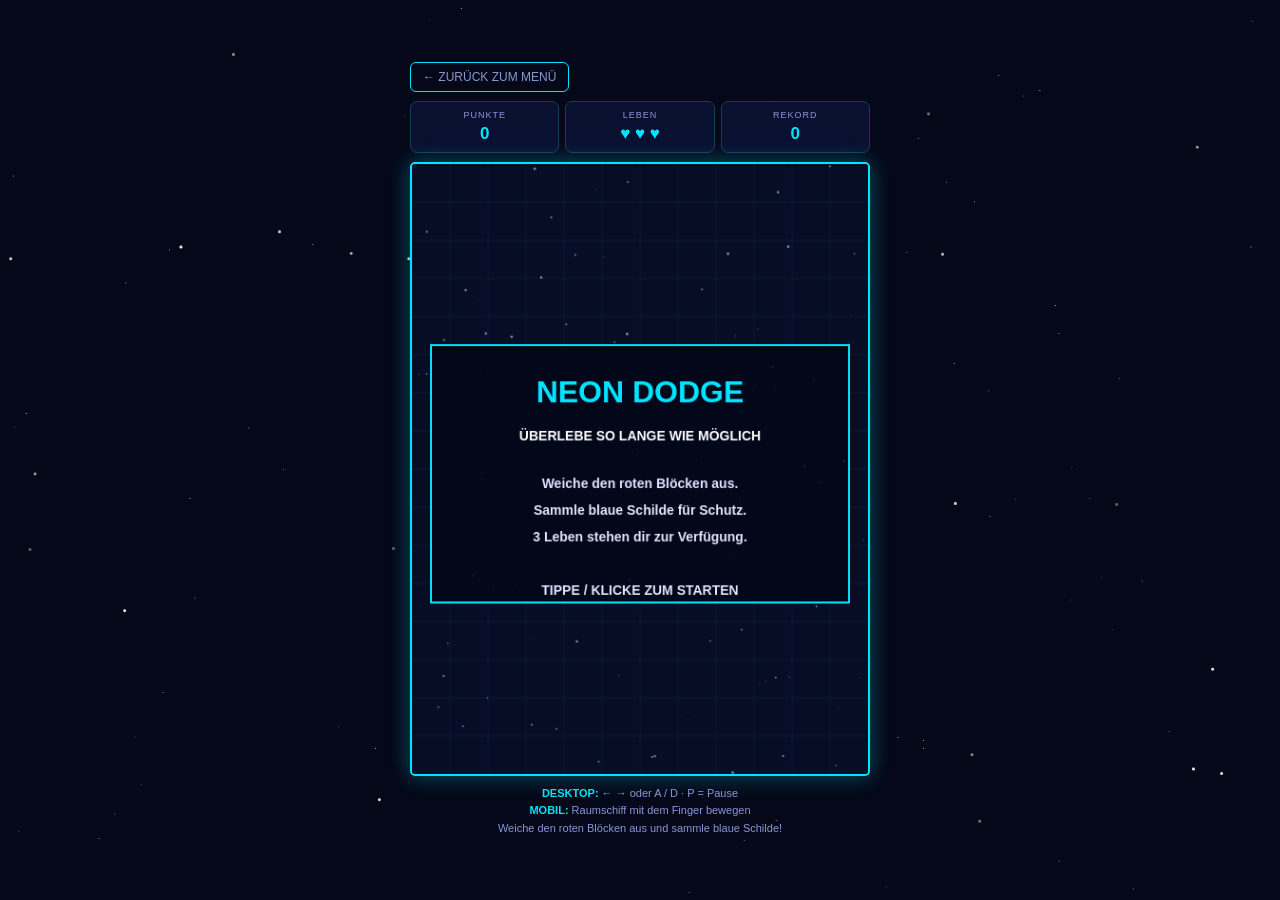
<file: games/neon-dodge/index.html>
<!DOCTYPE html>
<html lang="de">
<head>
<meta charset="UTF-8">
<meta name="viewport" content="width=device-width, initial-scale=1, viewport-fit=cover">
<meta name="theme-color" content="#050818">
<title>NEON DODGE</title>
<link rel="stylesheet" href="../../shared/style.css">
<style>
:root { --edge:#00e5ff; }

body {
  min-height:100svh;
  display:flex;
  justify-content:center;
  align-items:center;
  overflow:hidden;
  touch-action:none;
  user-select:none;
  -webkit-user-select:none;
}

#stars { z-index:0; }

.wrap {
  position:relative;
  z-index:1;
  width:min(480px,100%);
  display:flex;
  flex-direction:column;
  gap:9px;
  padding:10px;
}

.back {
  align-self:flex-start;
  color:var(--mut);
  font-size:12px;
  text-decoration:none;
  border:1px solid var(--edge);
  border-radius:6px;
  padding:7px 12px;
}

.back:hover { color:#fff; }

.hud {
  display:grid;
  grid-template-columns:repeat(3,1fr);
  gap:6px;
}

.stat {
  background:var(--lane);
  border:1px solid #183b56;
  border-radius:7px;
  padding:8px 4px;
  text-align:center;
}

.stat small {
  display:block;
  font-size:9px;
  color:var(--mut);
  letter-spacing:1px;
  margin-bottom:4px;
}

.stat strong {
  color:#00e5ff;
  font-size:17px;
}

canvas {
  display:block;
  width:100%;
  height:auto;
  aspect-ratio:3/4;
  background:#070d25;
  border:2px solid var(--edge);
  border-radius:5px;
  box-shadow:0 0 22px rgba(0,229,255,.35),
             inset 0 0 30px rgba(0,229,255,.08);
  touch-action:none;
  outline:none;
}

.help {
  text-align:center;
  color:var(--mut);
  font-size:11px;
  line-height:1.6;
}

.help strong { color:#00e5ff; }

@media(max-height:740px) {
  .wrap { gap:5px; padding:5px; }
  .stat { padding:5px; }
  .help { font-size:10px; }
}
</style>
</head>

<body>
<div id="stars"></div>

<div class="wrap">
  <a class="back" href="../../index.html">← ZURÜCK ZUM MENÜ</a>

  <div class="hud">
    <div class="stat">
      <small>PUNKTE</small>
      <strong id="score">0</strong>
    </div>
    <div class="stat">
      <small>LEBEN</small>
      <strong id="lives">♥ ♥ ♥</strong>
    </div>
    <div class="stat">
      <small>REKORD</small>
      <strong id="best">0</strong>
    </div>
  </div>

  <canvas id="game" width="480" height="640"
          tabindex="0" aria-label="Neon Dodge Spielfeld"></canvas>

  <div class="help">
    <strong>DESKTOP:</strong> ← → oder A / D · P = Pause<br>
    <strong>MOBIL:</strong> Raumschiff mit dem Finger bewegen<br>
    Weiche den roten Blöcken aus und sammle blaue Schilde!
  </div>
</div>

<script src="../../shared/core.js"></script>
<script>
(function () {
'use strict';

const HI_KEY = 'neondodge_hi';
const W = 480;
const H = 640;

const canvas = document.getElementById('game');
const ctx = canvas.getContext('2d');

const scoreEl = document.getElementById('score');
const livesEl = document.getElementById('lives');
const bestEl = document.getElementById('best');

Core.stars(document.getElementById('stars'), 110);

let state = 'ready';
let score = 0;
let best = Core.getHi(HI_KEY);
let lives = 3;
let time = 0;
let speed = 190;
let spawnTimer = 0;
let shieldTimer = 0;
let shake = 0;
let objects = [];
let particles = [];
let keys = {};
let lastTime = performance.now();

const player = {
  x: W / 2,
  y: H - 85,
  width: 30,
  height: 34,
  speed: 390
};

const stars = Array.from({length:85}, () => ({
  x:Math.random()*W,
  y:Math.random()*H,
  size:Math.random()*2+0.5,
  speed:Math.random()*35+15
}));

bestEl.textContent = best;

function updateHUD() {
  scoreEl.textContent = score;
  livesEl.textContent = '♥ '.repeat(lives).trim() || '0';
  bestEl.textContent = best;
}

function reset() {
  score = 0;
  lives = 3;
  time = 0;
  speed = 190;
  spawnTimer = 0.5;
  shieldTimer = 0;
  shake = 0;
  objects = [];
  particles = [];
  player.x = W / 2;
  state = 'play';
  updateHUD();
  Core.tone(440,.12,'sine',.08,880);
}

function gameOver() {
  if (state !== 'play') return;

  state = 'over';
  Core.tone(180,.5,'sawtooth',.13,50);

  if (score > best) {
    best = score;
    Core.setHi(HI_KEY,best);
  }

  updateHUD();
}

function spawnObstacle() {
  const size = 24 + Math.random()*25;

  objects.push({
    type:'enemy',
    x:25 + Math.random()*(W-50),
    y:-size,
    size:size,
    speed:speed*(0.8+Math.random()*0.5),
    rotation:Math.random()*Math.PI
  });
}

function spawnShield() {
  objects.push({
    type:'shield',
    x:30 + Math.random()*(W-60),
    y:-20,
    size:17,
    speed:speed*.7,
    rotation:0
  });
}

function burst(x,y,color,count) {
  for (let i=0;i<count;i++) {
    const angle = Math.random()*Math.PI*2;
    const velocity = Math.random()*180+40;

    particles.push({
      x,y,
      vx:Math.cos(angle)*velocity,
      vy:Math.sin(angle)*velocity,
      life:.35+Math.random()*.5,
      max:.85,
      size:Math.random()*4+2,
      color
    });
  }
}

function hitTest(a,b) {
  return Math.abs(a.x-b.x) < (a.width/2+b.size*.38) &&
         Math.abs(a.y-b.y) < (a.height/2+b.size*.38);
}

function damage() {
  if (shieldTimer > 0) return;

  lives--;
  shake = 12;
  shieldTimer = 1.2;

  burst(player.x,player.y,'#ff365d',18);
  Core.tone(120,.25,'square',.12,55);

  updateHUD();

  if (lives <= 0) gameOver();
}

function update(dt) {
  stars.forEach(s => {
    s.y += s.speed*dt;
    if (s.y > H) {
      s.y = 0;
      s.x = Math.random()*W;
    }
  });

  if (state !== 'play') {
    updateParticles(dt);
    return;
  }

  time += dt;
  score = Math.floor(time*10);

  speed = 190 + Math.min(time*12,260);
  shieldTimer = Math.max(0,shieldTimer-dt);
  shake = Math.max(0,shake-dt*30);

  let direction = 0;

  if (keys.ArrowLeft || keys.a || keys.A) direction--;
  if (keys.ArrowRight || keys.d || keys.D) direction++;

  player.x += direction*player.speed*dt;
  player.x = Math.max(24,Math.min(W-24,player.x));

  spawnTimer -= dt;

  if (spawnTimer <= 0) {
    spawnObstacle();
    spawnTimer = Math.max(.24,.85-time*.006) *
                 (.7+Math.random()*.6);
  }

  if (Math.random() < dt*.055) spawnShield();

  for (let i=objects.length-1;i>=0;i--) {
    const obj = objects[i];

    obj.y += obj.speed*dt;
    obj.rotation += dt*2;

    if (hitTest(player,obj)) {
      if (obj.type === 'enemy') {
        damage();
      } else {
        shieldTimer = 5;
        burst(obj.x,obj.y,'#00e5ff',22);
        Core.tone(800,.18,'sine',.1,1200);
      }

      objects.splice(i,1);
      continue;
    }

    if (obj.y > H+50) {
      objects.splice(i,1);
    }
  }

  updateParticles(dt);
  updateHUD();
}

function updateParticles(dt) {
  for (let i=particles.length-1;i>=0;i--) {
    const p = particles[i];

    p.x += p.vx*dt;
    p.y += p.vy*dt;
    p.vx *= .97;
    p.vy *= .97;
    p.life -= dt;

    if (p.life <= 0) particles.splice(i,1);
  }
}

function text(str,x,y,size,color,align='center') {
  ctx.fillStyle = color;
  ctx.font = 'bold '+size+'px Orbitron, "Trebuchet MS", Arial';
  ctx.textAlign = align;
  ctx.fillText(str,x,y);
}

function drawBackground() {
  ctx.fillStyle = '#070d25';
  ctx.fillRect(0,0,W,H);

  ctx.strokeStyle = 'rgba(0,229,255,.07)';
  ctx.lineWidth = 1;

  for (let x=0;x<W;x+=40) {
    ctx.beginPath();
    ctx.moveTo(x,0);
    ctx.lineTo(x,H);
    ctx.stroke();
  }

  for (let y=0;y<H;y+=40) {
    ctx.beginPath();
    ctx.moveTo(0,y);
    ctx.lineTo(W,y);
    ctx.stroke();
  }

  stars.forEach(s => {
    ctx.fillStyle = 'rgba(180,220,255,.65)';
    ctx.fillRect(s.x,s.y,s.size,s.size);
  });
}

function drawPlayer() {
  ctx.save();
  ctx.translate(player.x,player.y);

  if (shieldTimer > 0) {
    ctx.strokeStyle = '#00e5ff';
    ctx.lineWidth = 3;
    ctx.shadowColor = '#00e5ff';
    ctx.shadowBlur = 18;
    ctx.beginPath();
    ctx.arc(0,0,29+Math.sin(time*9)*3,0,Math.PI*2);
    ctx.stroke();
  }

  // Triebwerksflamme
  ctx.fillStyle = '#ff9d00';
  ctx.shadowColor = '#ff6200';
  ctx.shadowBlur = 14;
  ctx.beginPath();
  ctx.moveTo(-7,12);
  ctx.lineTo(0,25+Math.random()*9);
  ctx.lineTo(7,12);
  ctx.fill();

  // Raumschiff
  ctx.fillStyle = '#00e5ff';
  ctx.shadowColor = '#00e5ff';
  ctx.shadowBlur = 17;

  ctx.beginPath();
  ctx.moveTo(0,-19);
  ctx.lineTo(19,14);
  ctx.lineTo(5,9);
  ctx.lineTo(0,15);
  ctx.lineTo(-5,9);
  ctx.lineTo(-19,14);
  ctx.closePath();
  ctx.fill();

  ctx.fillStyle = '#ffffff';
  ctx.shadowBlur = 0;
  ctx.beginPath();
  ctx.ellipse(0,-4,4,8,0,0,Math.PI*2);
  ctx.fill();

  ctx.restore();
}

function drawObjects() {
  objects.forEach(obj => {
    ctx.save();
    ctx.translate(obj.x,obj.y);
    ctx.rotate(obj.rotation);

    if (obj.type === 'enemy') {
      ctx.fillStyle = '#ff365d';
      ctx.shadowColor = '#ff1744';
      ctx.shadowBlur = 18;

      ctx.fillRect(-obj.size/2,-obj.size/2,
                   obj.size,obj.size);

      ctx.strokeStyle = '#ffb2c2';
      ctx.lineWidth = 2;
      ctx.strokeRect(-obj.size/2+4,-obj.size/2+4,
                     obj.size-8,obj.size-8);
    } else {
      ctx.strokeStyle = '#00e5ff';
      ctx.shadowColor = '#00e5ff';
      ctx.shadowBlur = 20;
      ctx.lineWidth = 4;

      ctx.beginPath();
      ctx.arc(0,0,obj.size,0,Math.PI*2);
      ctx.stroke();

      ctx.fillStyle = '#ffffff';
      ctx.font = 'bold 20px Arial';
      ctx.textAlign = 'center';
      ctx.fillText('+',0,7);
    }

    ctx.restore();
  });
}

function drawParticles() {
  particles.forEach(p => {
    ctx.globalAlpha = Math.max(0,p.life/p.max);
    ctx.fillStyle = p.color;
    ctx.shadowColor = p.color;
    ctx.shadowBlur = 10;
    ctx.fillRect(p.x,p.y,p.size,p.size);
  });

  ctx.globalAlpha = 1;
  ctx.shadowBlur = 0;
}

function drawOverlay(title,subtitle,lines,color) {
  ctx.fillStyle = 'rgba(3,7,24,.84)';
  ctx.fillRect(20,190,W-40,270);

  ctx.strokeStyle = color;
  ctx.lineWidth = 2;
  ctx.strokeRect(20,190,W-40,270);

  text(title,W/2,250,32,color);
  text(subtitle,W/2,290,14,'#ffffff');

  lines.forEach((line,i) => {
    text(line,W/2,340+i*28,14,'#dfe6ff');
  });
}

function draw() {
  ctx.save();

  if (shake > 0) {
    ctx.translate((Math.random()-.5)*shake,
                  (Math.random()-.5)*shake);
  }

  drawBackground();
  drawObjects();
  drawParticles();

  if (state === 'play') {
    drawPlayer();

    if (shieldTimer > 0) {
      text('SCHILD '+shieldTimer.toFixed(1)+'s',
           W/2,65,12,'#00e5ff');
    }

    text('ZEIT '+Math.floor(time)+'s',W-15,25,12,
         '#8a97d6','right');
  }

  if (state === 'ready') {
    drawOverlay('NEON DODGE',
      'ÜBERLEBE SO LANGE WIE MÖGLICH',
      [
        'Weiche den roten Blöcken aus.',
        'Sammle blaue Schilde für Schutz.',
        '3 Leben stehen dir zur Verfügung.',
        '',
        'TIPPE / KLICKE ZUM STARTEN'
      ],'#00e5ff');
  }

  if (state === 'paused') {
    drawOverlay('PAUSE',
      'SPIEL PAUSIERT',
      [
        'Dein Raumschiff wartet.',
        '',
        'P oder Tippen zum Fortsetzen'
      ],'#00e5ff');
  }

  if (state === 'over') {
    drawOverlay('GAME OVER',
      'DEIN ERGEBNIS: '+score,
      [
        'Rekord: '+best,
        score >= best && score > 0
          ? 'NEUER HIGHSCORE!'
          : 'Versuche es noch einmal!',
        '',
        'TIPPE / KLICKE FÜR NEUSTART'
      ],'#ff365d');
  }

  ctx.restore();
}

function togglePause() {
  if (state === 'play') {
    state = 'paused';
  } else if (state === 'paused') {
    state = 'play';
  }
}

function pointerMove(e) {
  if (state !== 'play') return;

  const rect = canvas.getBoundingClientRect();
  const x = (e.clientX-rect.left)/rect.width*W;

  player.x = Math.max(24,Math.min(W-24,x));
}

canvas.addEventListener('pointerdown',e => {
  e.preventDefault();

  if (state === 'ready' || state === 'over') {
    reset();
    return;
  }

  if (state === 'paused') {
    state = 'play';
    return;
  }

  canvas.setPointerCapture(e.pointerId);
  pointerMove(e);
});

canvas.addEventListener('pointermove',pointerMove);

canvas.addEventListener('contextmenu',e => e.preventDefault());

window.addEventListener('keydown',e => {
  if (['ArrowLeft','ArrowRight',' ','ArrowUp','ArrowDown'].includes(e.key)) {
    e.preventDefault();
  }

  keys[e.key] = true;

  if (e.repeat) return;

  if (e.key.toLowerCase() === 'p') {
    togglePause();
  }

  if (e.key === ' ' || e.key === 'Enter') {
    if (state === 'ready' || state === 'over') reset();
    else if (state === 'paused') state = 'play';
  }
});

window.addEventListener('keyup',e => {
  keys[e.key] = false;
});

window.addEventListener('blur',() => {
  keys = {};
  if (state === 'play') state = 'paused';
});

function loop(now) {
  const dt = Math.min((now-lastTime)/1000,.04);
  lastTime = now;

  update(dt);
  draw();

  requestAnimationFrame(loop);
}

updateHUD();
requestAnimationFrame(loop);

})();
</script>
</body>
</html>
</file>
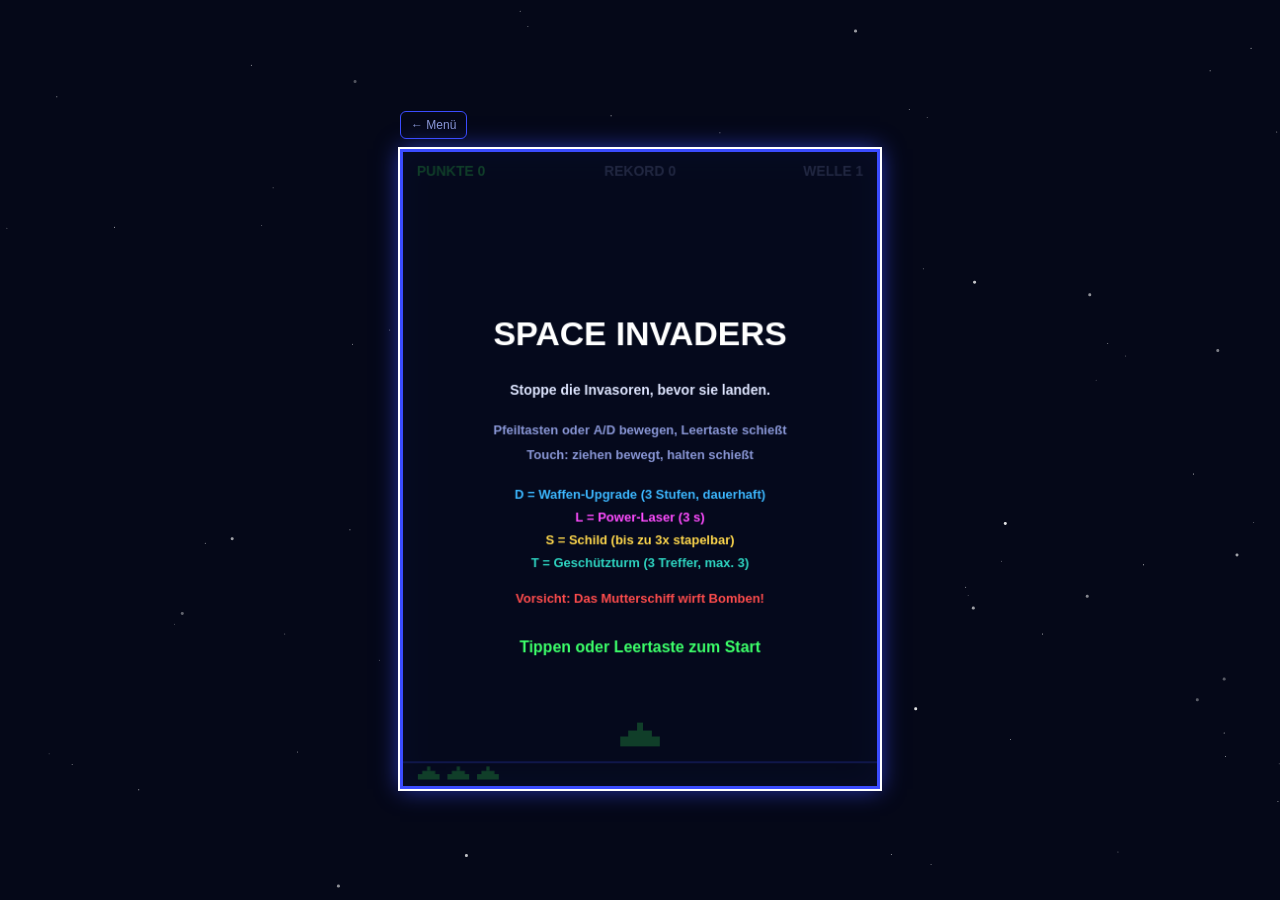
<file: games/space-invaders/index.html>
<!DOCTYPE html>

<html lang="de">

<head>

<meta charset="utf-8">

<meta name="viewport" content="width=device-width, initial-scale=1, viewport-fit=cover">

<title>Space Invaders</title>

<link rel="stylesheet" href="../../shared/style.css">

<style>

body{display:flex;justify-content:center;align-items:center;min-height:100svh;overflow:hidden;touch-action:none;user-select:none;-webkit-user-select:none}

.wrap{position:relative;display:flex;flex-direction:column;gap:10px;padding:10px}

.back{align-self:flex-start;color:var(--mut);font-size:12px;text-decoration:none;border:1px solid var(--edge);border-radius:6px;padding:6px 10px}

canvas{display:block;width:min(480px,calc(100vw - 26px),calc((100svh - 80px) * 3 / 4));height:auto;aspect-ratio:3/4;background:var(--lane);border:3px solid var(--edge);box-shadow:0 0 22px rgba(59,76,255,.7),inset 0 0 30px rgba(59,76,255,.25);cursor:pointer;outline:none}

.back:focus-visible,canvas:focus-visible{outline:2px solid #fff}

</style>

</head>

<body>

<div id="stars"></div>

<div class="wrap">

<a class="back" href="../../index.html">← Menü</a>

<canvas id="g" width="480" height="640" tabindex="0" aria-label="Space Invaders Spielfeld"></canvas>

</div>

<script src="../../shared/core.js"></script>

<script>

(function(){

var KEY='spaceinvaders_hi',W=480,H=640,P=3,cv=document.getElementById('g'),ctx=cv.getContext('2d');

Core.stars(document.getElementById('stars'));

var SA=['00100000100','00010001000','00111111100','01101110110','11111111111','10111111101','10100000101','00011011000'];

var SB=['00100000100','10010001001','10111111101','11101110111','11111111111','01111111110','00100000100','01000000010'];

var COL=['#ff4d4d','#ffb020','#f5f06a','#3ddc6a','#3db8ff'],PTS=[30,20,20,10,10];

var IC={D:'#3db8ff',L:'#ff4dff',S:'#ffd84d',T:'#2fd6c2'};

var st='ready',score=0,hi=Core.getHi(KEY),lives=3,wave=1,pl={x:W/2,y:H-50},pbs=[],inv=[],ib=[],pa=[],ufo=null;

var items=[],bombs=[],ex=[],tr=[],tbs=[],dblLv=0,burstCd=0,laser=0,shield=0,itemT=16,AC=null;

var dir=1,stepT=0,frame=0,stepN=0,fireT=1,ufoT=10,hurt=0,keys={l:0,r:0},target=null,firing=false;



function build(){inv=[];for(var r=0;r<5;r++)for(var c=0;c<8;c++)inv.push({x:50+c*48,y:80+r*36+Math.min(wave-1,5)*12,r:r});dir=1;stepT=.5;ib=[];bombs=[];pbs=[];tbs=[];}

function start(){score=0;lives=3;wave=1;hurt=0;ufo=null;pl.x=W/2;pa=[];items=[];ex=[];tr=[];tbs=[];dblLv=0;burstCd=0;laser=0;shield=0;itemT=16;ufoT=10;build();st='play';}

function over(){st='over';if(score>hi){hi=score;Core.setHi(KEY,hi);}Core.tone(120,.7,'sawtooth',.14,30);}

function boom(x,y,c){for(var i=0;i<10;i++){var a=Math.random()*6.283,s=40+Math.random()*120;pa.push({x:x,y:y,vx:Math.cos(a)*s,vy:Math.sin(a)*s,t:.5,c:c});}}



function addPb(x,y,ang,homing){

var spd=540;

var tg=homing?near({x:x,y:y}):null;

pbs.push({x:x,y:y,vx:Math.cos(ang)*spd,vy:Math.sin(ang)*spd,homing:homing,tg:tg});

}



function shoot(){

if(laser>0)return;

if(dblLv===0){

if(pbs.length)return;

addPb(pl.x,pl.y-14,-Math.PI/2,false);

}else{

if(burstCd>0)return;

burstCd=0.14;

var hm=(dblLv>=3);

addPb(pl.x-11,pl.y-14,-Math.PI/2,hm);

addPb(pl.x+11,pl.y-14,-Math.PI/2,hm);

if(dblLv>=2){

var a15=Math.PI/12; // 15 Grad in Radiant

addPb(pl.x-14,pl.y-10,-Math.PI/2-a15,hm);

addPb(pl.x+14,pl.y-10,-Math.PI/2+a15,hm);

}

}

Core.tone(dblLv>=3?1120:880,.08,'square',.04,300);

}



function hit(){

if(shield>0){shield--;hurt=.8;ib=[];boom(pl.x,pl.y,'#ffd84d');Core.tone(420,.25,'triangle',.1,160);return;}

lives--;ib=[];hurt=1.6;dblLv=Math.max(0,dblLv-1);boom(pl.x,pl.y,'#3dff6a');Core.tone(150,.5,'sawtooth',.14,40);if(lives<=0)over();}

function drop(x,y){var t='DLST'[Math.floor(Math.random()*4)];items.push({x:x,y:y,t:t});}

function killInv(k){var v=inv[k];inv.splice(k,1);score+=PTS[v.r];boom(v.x+16,v.y+12,COL[v.r]);Core.tone(220,.14,'sawtooth',.07,60);if(Math.random()<.04)drop(v.x+16,v.y+12);}

function killUfo(){score+=[50,100,150,300][Math.floor(Math.random()*4)];boom(ufo.x,45,'#ff4d4d');Core.tone(700,.4,'triangle',.1,200);drop(ufo.x,50);ufo=null;}

function explode(m){var b=bombs.splice(m,1)[0];ex.push({x:b.x,y:b.y,t:.45});boom(b.x,b.y,'#ffb020');Core.tone(90,.45,'sawtooth',.14,30);tr.slice().forEach(function(t){if(Math.hypot(b.x-t.x,b.y-t.y)<60)dmgT(t);});

if(st==='play'&&hurt<=0&&Math.hypot(b.x-pl.x,b.y-pl.y)<60)hit();}

function collect(t){

if(t==='D'){dblLv=Math.min(3,dblLv+1);}

else if(t==='L'){laser=3;pbs=[];}

else if(t==='T')placeT();

else shield=Math.min(3,shield+1);

Core.tone(660,.18,'triangle',.1,1100);}



var TY=H-114,SL=[W/2,80,W-80];

function placeT(){for(var i=0;i<3;i++){if(!tr.some(function(t){return t.s===i;})){tr.push({s:i,x:SL[i],y:TY,hp:3,cd:.6,ang:-1.5708});return;}}

var w=tr[0];tr.forEach(function(t){if(t.hp<w.hp)w=t;});if(w.hp<3)w.hp=3;else score+=50;}

function dmgT(t){var i=tr.indexOf(t);if(i<0)return;t.hp--;boom(t.x,t.y,'#2fd6c2');Core.tone(200,.2,'square',.08,80);

if(t.hp<=0){tr.splice(i,1);boom(t.x,t.y,'#ffffff');boom(t.x,t.y,'#2fd6c2');}}

function alive(o){return o&&(o===ufo||inv.indexOf(o)>=0);}

function tc(o){return o===ufo?{x:o.x,y:46}:{x:o.x+16,y:o.y+12};}

function near(t){var best=null,bd=1e9;inv.forEach(function(v){var d=Math.hypot(v.x+16-t.x,v.y+12-t.y);if(d<bd){bd=d;best=v;}});

if(ufo){var d2=Math.hypot(ufo.x-t.x,46-t.y);if(d2<bd)best=ufo;}return best;}

function march(f,d){try{if(!AC)AC=new(window.AudioContext||window.webkitAudioContext)();if(AC.state==='suspended')AC.resume();

var o=AC.createOscillator(),g=AC.createGain(),t=AC.currentTime;o.type='square';o.frequency.value=f;g.gain.setValueAtTime(.06,t);

g.gain.exponentialRampToValueAtTime(.001,t+d);o.connect(g);g.connect(AC.destination);o.start(t);o.stop(t+d);}catch(e){}}



function update(dt){

for(var i=pa.length-1;i>=0;i--){var q=pa[i];q.x+=q.vx*dt;q.y+=q.vy*dt;q.t-=dt;if(q.t<=0)pa.splice(i,1);}

for(i=ex.length-1;i>=0;i--){ex[i].t-=dt;if(ex[i].t<=0)ex.splice(i,1);}

if(st!=='play')return;

var m=330*dt;

if(target!==null)pl.x+=Math.max(-m*1.5,Math.min(m*1.5,target-pl.x));else pl.x+=(keys.r-keys.l)*m;

pl.x=Math.max(24,Math.min(W-24,pl.x));

hurt-=dt;

if(burstCd>0)burstCd-=dt;

if(firing)shoot();

itemT-=dt;if(itemT<=0){drop(20+Math.random()*(W-40),30);itemT=18+Math.random()*12;}

for(var a=items.length-1;a>=0;a--){var it=items[a];it.y+=90*dt;

if(Math.abs(it.x-pl.x)<28&&Math.abs(it.y-pl.y)<22){collect(it.t);items.splice(a,1);}

else if(it.y>H)items.splice(a,1);}

if(laser>0){laser-=dt;

for(var k=inv.length-1;k>=0;k--){var w=inv[k];if(w.x+33>pl.x-9&&w.x<pl.x+9)killInv(k);}

if(ufo&&Math.abs(ufo.x-pl.x)<26)killUfo();

ib=ib.filter(function(o){return Math.abs(o.x-pl.x)>10;});

for(var z=bombs.length-1;z>=0;z--)if(Math.abs(bombs[z].x-pl.x)<12)explode(z);

if(laser<0)laser=0;}

for(var s=pbs.length-1;s>=0;s--){

var b=pbs[s];

if(b.homing){

if(!alive(b.tg))b.tg=near(b);

if(alive(b.tg)){

var c=tc(b.tg),ang=Math.atan2(c.y-b.y,c.x-b.x);

b.vx=Math.cos(ang)*580;

b.vy=Math.sin(ang)*580;

}

}

b.x+=b.vx*dt;

b.y+=b.vy*dt;

var gone=b.y<-10||b.y>H+10||b.x<-10||b.x>W+10;

if(!gone)for(var j=0;j<inv.length;j++){var v=inv[j];if(b.x>v.x&&b.x<v.x+33&&b.y>v.y&&b.y<v.y+24){killInv(j);gone=true;break;}}

if(!gone&&ufo&&Math.abs(b.x-ufo.x)<20&&b.y>34&&b.y<56){killUfo();gone=true;}

if(!gone)for(var d=0;d<bombs.length;d++){var bo=bombs[d];if(Math.abs(b.x-bo.x)<10&&Math.abs(b.y-bo.y)<14){score+=25;explode(d);gone=true;break;}}

if(gone)pbs.splice(s,1);

}

if(st!=='play')return;

tr.forEach(function(t){t.cd-=dt;var g=near(t);if(g){var c=tc(g);t.ang=Math.atan2(c.y-t.y,c.x-t.x);

if(t.cd<=0){t.cd=1;tbs.push({x:t.x,y:t.y-8,tg:g,vx:Math.cos(t.ang)*460,vy:Math.sin(t.ang)*460});Core.tone(620,.07,'square',.03,260);}}});

for(var u=tbs.length-1;u>=0;u--){var tb=tbs[u];

if(alive(tb.tg)){var c2=tc(tb.tg),aa=Math.atan2(c2.y-tb.y,c2.x-tb.x);tb.vx=Math.cos(aa)*460;tb.vy=Math.sin(aa)*460;}

tb.x+=tb.vx*dt;tb.y+=tb.vy*dt;var dead=tb.y<-10||tb.y>H||tb.x<-10||tb.x>W+10;

if(!dead)for(var h=0;h<inv.length;h++){var iv=inv[h];if(tb.x>iv.x-2&&tb.x<iv.x+35&&tb.y>iv.y-2&&tb.y<iv.y+26){killInv(h);dead=true;break;}}

if(!dead&&ufo&&Math.abs(tb.x-ufo.x)<20&&tb.y>34&&tb.y<56){killUfo();dead=true;}

if(dead)tbs.splice(u,1);}

if(!inv.length){wave++;build();Core.tone(520,.2,'triangle',.1,1040);return;}

stepT-=dt;

if(stepT<=0){

stepT=Math.max(.035,inv.length*.012)*Math.max(.55,1-(wave-1)*.07);

var mn=1e9,mx=-1e9;inv.forEach(function(v){mn=Math.min(mn,v.x);mx=Math.max(mx,v.x+33);});

if((dir>0&&mx+8>W-8)||(dir<0&&mn-8<8)){dir*=-1;inv.forEach(function(v){v.y+=16;});}else inv.forEach(function(v){v.x+=dir*8;});

frame^=1;march([110,98,87,73][stepN++%4]*(1+(1-inv.length/40)*1.5),Math.min(.08,stepT*.8));

}

for(var e=0;e<inv.length;e++)if(inv[e].y+24>=pl.y-6){over();return;}

fireT-=dt;

if(fireT<=0){

fireT=Math.max(.35,1.1-wave*.06)*(.6+Math.random()*.8);

var cols={};inv.forEach(function(v){var c=Math.round(v.x/8);if(!cols[c]||v.y>cols[c].y)cols[c]=v;});

var ks=Object.keys(cols),bb=cols[ks[Math.floor(Math.random()*ks.length)]];ib.push({x:bb.x+16,y:bb.y+24});

}

for(var n=ib.length-1;n>=0;n--){

var o=ib[n];o.y+=(190+wave*14)*dt;var bl=null;tr.forEach(function(t){if(!bl&&Math.abs(o.x-t.x)<22&&o.y>t.y-8&&o.y<t.y+10)bl=t;});if(bl){ib.splice(n,1);dmgT(bl);continue;}

if(hurt<=0&&Math.abs(o.x-pl.x)<20&&o.y>pl.y-8&&o.y<pl.y+14){ib.splice(n,1);hit();break;}

if(o.y>H)ib.splice(n,1);

}

if(st!=='play')return;

for(var q2=bombs.length-1;q2>=0;q2--){var bm=bombs[q2];bm.y+=170*dt;var bt=null;tr.forEach(function(t){if(!bt&&Math.abs(bm.x-t.x)<24&&bm.y>=t.y-10)bt=t;});

if(bt||bm.y>=pl.y-6){explode(q2);if(st!=='play')return;}}

ufoT-=dt;if(!ufo&&ufoT<=0){var dd=Math.random()<.5?1:-1;ufo={x:dd>0?-30:W+30,d:dd,bd:[0,0]};ufoT=12+Math.random()*8;}

if(ufo){ufo.x+=ufo.d*110*dt;

[W/2-50,W/2+50].forEach(function(bx,i){if(!ufo.bd[i]&&(ufo.d>0?ufo.x>=bx:ufo.x<=bx)){ufo.bd[i]=1;bombs.push({x:ufo.x,y:56});Core.tone(300,.15,'triangle',.05,120);}});

if(ufo.x<-40||ufo.x>W+40)ufo=null;}

}



function tx(s,x,y,size,col,al){ctx.fillStyle=col;ctx.font='bold '+size+'px Orbitron,"Trebuchet MS",Arial,sans-serif';ctx.textAlign=al||'center';ctx.fillText(s,x,y);}

function spr(S,x,y,c){ctx.fillStyle=c;for(var r=0;r<8;r++)for(var k=0;k<11;k++)if(S[r][k]==='1')ctx.fillRect(x+k*P,y+r*P,P,P);}

function ship(x,y,c){ctx.fillStyle=c;ctx.fillRect(x-20,y,40,10);ctx.fillRect(x-12,y-6,24,6);ctx.fillRect(x-3,y-14,6,8);}



function drawT(t){var x=t.x,y=t.y;ctx.fillStyle='#2fd6c2';ctx.fillRect(x-22,y,44,12);ctx.fillRect(x-12,y-6,24,6);

ctx.save();ctx.translate(x,y-6);ctx.rotate(t.ang+1.5708);ctx.fillRect(-3,-18,6,18);ctx.restore();

ctx.fillStyle='#1b8f83';ctx.fillRect(x-22,y+8,44,4);

ctx.strokeStyle='#050818';ctx.lineWidth=2;ctx.beginPath();

if(t.hp<3){ctx.moveTo(x-10,y);ctx.lineTo(x-4,y+6);ctx.lineTo(x-8,y+12);ctx.moveTo(x+12,y-6);ctx.lineTo(x+6,y+2);}

if(t.hp<2){ctx.moveTo(x+4,y+12);ctx.lineTo(x+10,y+4);ctx.lineTo(x+18,y+9);ctx.moveTo(x-18,y+2);ctx.lineTo(x-12,y+8);}

ctx.stroke();

if(t.hp<2){ctx.fillStyle='#050818';ctx.fillRect(x+12,y,10,6);ctx.fillRect(x-22,y+6,6,6);}}

function draw(){

ctx.clearRect(0,0,W,H);

if(laser>0&&st==='play'){var fl=.75+Math.random()*.25;

ctx.fillStyle='rgba(255,77,255,'+.3*fl+')';ctx.fillRect(pl.x-14,0,28,pl.y-14);

ctx.fillStyle='rgba(255,160,255,'+.7*fl+')';ctx.fillRect(pl.x-7,0,14,pl.y-14);

ctx.fillStyle='#fff';ctx.fillRect(pl.x-3,0,6,pl.y-14);}

inv.forEach(function(v){spr(frame?SB:SA,v.x,v.y,COL[v.r]);});

if(ufo){ctx.fillStyle='#ff4d4d';ctx.beginPath();ctx.ellipse(ufo.x,46,20,8,0,0,7);ctx.fill();ctx.fillRect(ufo.x-8,36,16,6);}

if(lives>0&&!(hurt>0&&Math.floor(hurt*10)%2))ship(pl.x,pl.y,'#3dff6a');

for(var i=0;i<shield;i++){ctx.strokeStyle='rgba(255,216,77,.85)';ctx.lineWidth=2;ctx.beginPath();ctx.arc(pl.x,pl.y-2,28+i*5,0,6.283);ctx.stroke();}

tr.forEach(drawT);ctx.fillStyle='#2fd6c2';tbs.forEach(function(b){ctx.fillRect(b.x-2,b.y-2,4,4);});

pbs.forEach(function(b){

ctx.save();

ctx.translate(b.x,b.y);

ctx.rotate(Math.atan2(b.vy,b.vx)+Math.PI/2);

ctx.fillStyle=b.homing?'#3db8ff':'#fff';

ctx.fillRect(-1.5,0,3,12);

ctx.restore();

});

ctx.fillStyle='#ff4d4d';ib.forEach(function(o){ctx.fillRect(o.x-2,o.y,4,12);});

bombs.forEach(function(o){ctx.fillStyle=frame?'#ff4d4d':'#ffb020';ctx.beginPath();ctx.arc(o.x,o.y,6,0,6.283);ctx.fill();ctx.fillStyle='#fff';ctx.fillRect(o.x-1,o.y-10,2,5);});

items.forEach(function(o){ctx.fillStyle=IC[o.t];ctx.fillRect(o.x-13,o.y-10,26,20);ctx.strokeStyle='#fff';ctx.lineWidth=2;ctx.strokeRect(o.x-13,o.y-10,26,20);tx(o.t,o.x,o.y+5,14,'#050818');});

ex.forEach(function(e){var p=1-e.t/.45,r=10+60*p;ctx.globalAlpha=Math.max(0,e.t/.45)*.85;

ctx.fillStyle='#ffb020';ctx.beginPath();ctx.arc(e.x,e.y,r,0,6.283);ctx.fill();

ctx.fillStyle='#fff';ctx.beginPath();ctx.arc(e.x,e.y,r*.45,0,6.283);ctx.fill();});ctx.globalAlpha=1;

pa.forEach(function(q){ctx.globalAlpha=Math.max(0,q.t*2);ctx.fillStyle=q.c;ctx.fillRect(q.x,q.y,3,3);});ctx.globalAlpha=1;

ctx.strokeStyle='#3b4cff';ctx.lineWidth=2;ctx.beginPath();ctx.moveTo(0,H-24);ctx.lineTo(W,H-24);ctx.stroke();

for(i=0;i<lives;i++){ctx.save();ctx.translate(26+i*30,H-12);ctx.scale(.55,.55);ship(0,0,'#3dff6a');ctx.restore();}

var pu=[];

if(dblLv>0)pu.push('WAFFE LV'+dblLv);

if(laser>0)pu.push('LASER '+laser.toFixed(1)+'s');

if(shield>0)pu.push('SCHILD '+shield);

if(pu.length)tx(pu.join(' '),W-14,H-7,12,'#ffd84d','right');

tx('PUNKTE '+score,14,24,14,'#3dff6a','left');tx('REKORD '+hi,W/2,24,14,'#8a97d6','center');tx('WELLE '+wave,W-14,24,14,'#8a97d6','right');

if(st==='ready'){ctx.fillStyle='rgba(5,8,24,.78)';ctx.fillRect(0,0,W,H);

tx('SPACE INVADERS',W/2,195,34,'#ffffff');tx('Stoppe die Invasoren, bevor sie landen.',W/2,245,14,'#dfe6ff');

tx('Pfeiltasten oder A/D bewegen, Leertaste schießt',W/2,285,13,'#8a97d6');tx('Touch: ziehen bewegt, halten schießt',W/2,310,13,'#8a97d6');

tx('D = Waffen-Upgrade (3 Stufen, dauerhaft)',W/2,350,13,IC.D);tx('L = Power-Laser (3 s)',W/2,373,13,IC.L);tx('S = Schild (bis zu 3x stapelbar)',W/2,396,13,IC.S);tx('T = Geschützturm (3 Treffer, max. 3)',W/2,419,13,IC.T);

tx('Vorsicht: Das Mutterschiff wirft Bomben!',W/2,455,13,'#ff4d4d');

tx('Tippen oder Leertaste zum Start',W/2,505,16,'#3dff6a');}

if(st==='over'){ctx.fillStyle='rgba(5,8,24,.8)';ctx.fillRect(0,0,W,H);

tx('GAME OVER',W/2,240,38,'#ff4d4d');tx('Punkte: '+score,W/2,295,20,'#ffffff');

tx(score>0&&score>=hi?'Neuer Rekord!':'Rekord: '+hi,W/2,332,16,'#3dff6a');tx('Tippen oder Leertaste für neues Spiel',W/2,400,14,'#dfe6ff');}

}



function onKey(e,d){var k=e.key;

if(k==='ArrowLeft'||k==='a'||k==='A'){keys.l=d?1:0;e.preventDefault();}

else if(k==='ArrowRight'||k==='d'||k==='D'){keys.r=d?1:0;e.preventDefault();}

else if(k===' '||k==='Enter'){e.preventDefault();if(d){if(st!=='play')start();else{firing=true;shoot();}}else{firing=false;}}}

addEventListener('keydown',function(e){onKey(e,true);});

addEventListener('keyup',function(e){onKey(e,false);});

function px(e){var r=cv.getBoundingClientRect();return (e.clientX-r.left)/r.width*W;}

cv.addEventListener('pointerdown',function(e){if(st!=='play')start();target=px(e);firing=true;try{cv.setPointerCapture(e.pointerId);}catch(_){}});

cv.addEventListener('pointermove',function(e){if(e.buttons||e.pointerType==='touch')target=px(e);});

function up(){target=null;firing=false;}

cv.addEventListener('pointerup',up);cv.addEventListener('pointercancel',up);



var last=performance.now();

function loop(t){var dt=Math.min((t-last)/1000,.05);last=t;update(dt);draw();requestAnimationFrame(loop);}

requestAnimationFrame(loop);cv.focus();

})();

</script>

</body>

</html>
</file>
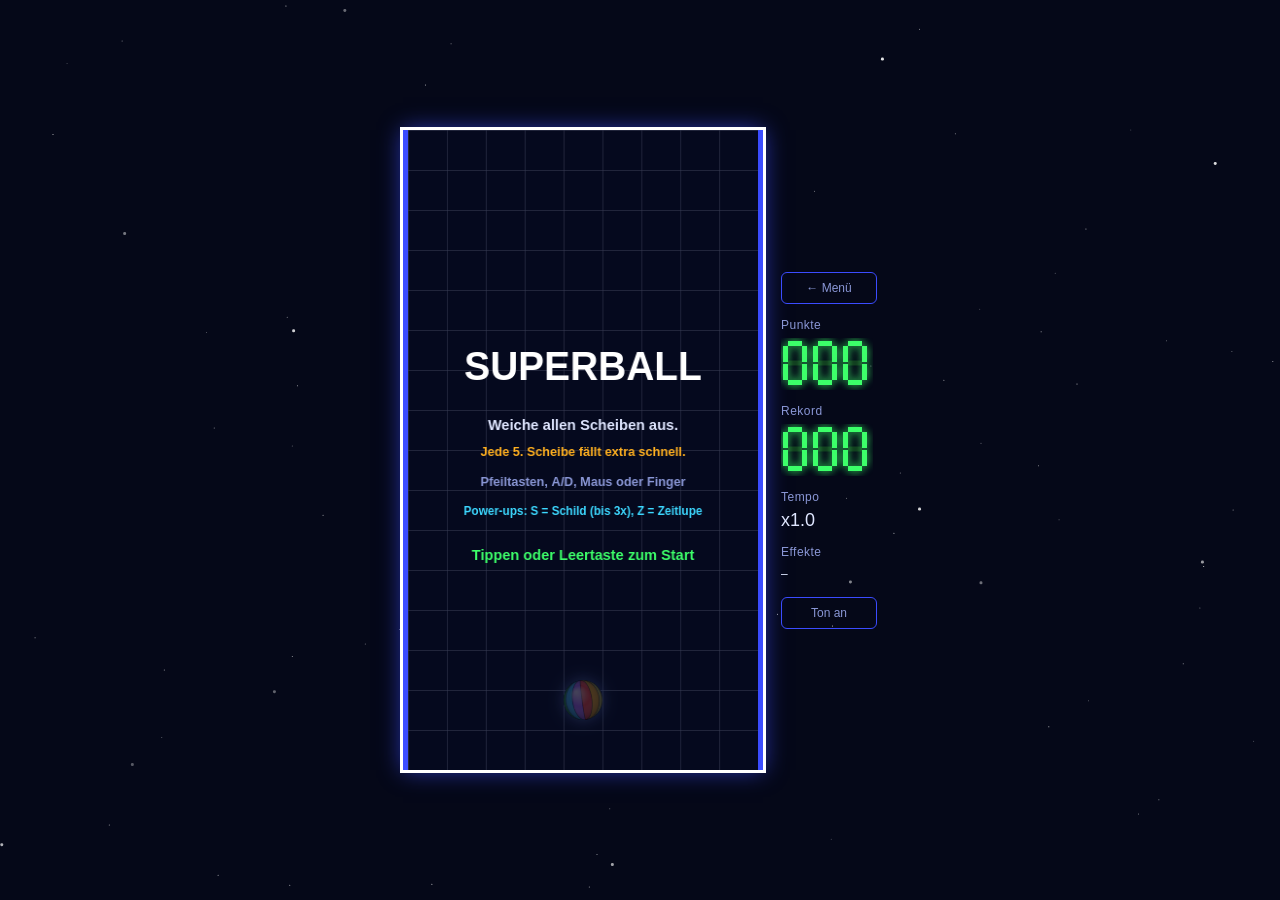
<file: games/superball/index.html>
<!DOCTYPE html>
<html lang="de">
<head>
<meta charset="utf-8">
<meta name="viewport" content="width=device-width, initial-scale=1, viewport-fit=cover">
<title>SUPERBALL</title>
<style>
:root{--bg:#050818;--lane:#0a1030;--edge:#3b4cff;--grid:#cfd8ff;--led:#3dff6a;--ledoff:#12331c;--red:#ff2a2a;--txt:#dfe6ff;--mut:#8a97d6;
box-sizing:border-box;padding-top:env(safe-area-inset-top,0px);padding-bottom:env(safe-area-inset-bottom,0px)}
*,*::before,*::after{box-sizing:inherit}
html,body{height:100%;margin:0}
body{background:var(--bg);color:var(--txt);font-family:"Orbitron","Trebuchet MS",Arial,sans-serif;display:flex;align-items:center;justify-content:center;overflow:hidden;touch-action:none;user-select:none;-webkit-user-select:none}
#stars{position:fixed;left:0;top:0;width:1px;height:1px;border-radius:50%}
.wrap{position:relative;display:flex;gap:18px;align-items:center;padding:12px}
canvas#game{display:block;width:min(360px,calc(100vw - 150px),calc((100svh - 40px) * 9 / 16));height:auto;aspect-ratio:9/16;background:var(--lane);border-left:5px solid var(--edge);border-right:5px solid var(--edge);box-shadow:0 0 22px rgba(59,76,255,.7),inset 0 0 30px rgba(59,76,255,.25);cursor:pointer;outline:none;touch-action:none}
canvas#game:focus-visible{box-shadow:0 0 0 3px #fff,0 0 22px rgba(59,76,255,.7)}
.panel{display:flex;flex-direction:column;gap:14px;width:96px}
.panel p{margin:0 0 6px;font-size:12px;color:var(--mut);letter-spacing:.04em}
.panel canvas{display:block;width:92px;height:52px}
.panel .tempo{font-size:18px;color:var(--txt)}
#fx{font-size:12px;white-space:pre-line;line-height:1.5;min-height:18px}
#mute{background:none;color:var(--mut);border:1px solid var(--edge);border-radius:6px;padding:8px 6px;font:inherit;font-size:12px;cursor:pointer}
#mute:focus-visible{outline:2px solid #fff}
.back{color:var(--mut);font-size:12px;text-decoration:none;border:1px solid var(--edge);border-radius:6px;padding:8px 6px;text-align:center}
.back:focus-visible{outline:2px solid #fff}
</style>
</head>
<body>
<div id="stars"></div>
<div class="wrap">
  <canvas id="game" width="360" height="640" tabindex="0" aria-label="SUPERBALL Spielfeld"></canvas>
  <div class="panel">
    <a class="back" href="../../index.html">← Menü</a>
    <div><p>Punkte</p><canvas id="ledScore" width="92" height="52"></canvas></div>
    <div><p>Rekord</p><canvas id="ledHi" width="92" height="52"></canvas></div>
    <div><p>Tempo</p><div class="tempo" id="tempo">x1.0</div></div>
    <div><p>Effekte</p><div class="tempo" id="fx">–</div></div>
    <button id="mute" type="button">Ton an</button>
  </div>
</div>
<script>
(function(){
// Sternenhimmel
var sh=[];for(var i=0;i<90;i++){sh.push((Math.random()*100).toFixed(1)+"vw "+(Math.random()*100).toFixed(1)+"vh 0 "+(Math.random()<.2?1:0)+"px rgba(255,255,255,"+(.3+Math.random()*.6).toFixed(2)+")");}
document.getElementById("stars").style.boxShadow=sh.join(",");

// Highscore: Cookie (mit localStorage als Rückfall)
var KEY="superball_hi";
function readHi(){var a=0,b=0;try{var m=document.cookie.match(/(?:^|; )superball_hi=(\d+)/);if(m)a=+m[1];}catch(e){}
  try{b=parseInt(localStorage.getItem(KEY))||0;}catch(e){}return Math.max(a,b);}
function saveHi(n){var exp=new Date(Date.now()+3.15e10).toUTCString();
  try{document.cookie=KEY+"="+n+"; expires="+exp+"; path=/; SameSite=Lax";}catch(e){}
  try{localStorage.setItem(KEY,String(n));}catch(e){}}

// LED-Anzeige
var SEG={0:"abcdef",1:"bc",2:"abdeg",3:"abcdg",4:"bcfg",5:"acdfg",6:"acdefg",7:"abc",8:"abcdefg",9:"abcdfg"};
function led(cv,n){var c=cv.getContext("2d");c.clearRect(0,0,cv.width,cv.height);
  var s=String(Math.min(n,999));while(s.length<3)s="0"+s;var w=24,h=44,t=5;
  for(var i=0;i<3;i++){var d=s[i],x=i*30+2,y=3;
    var g={a:[x+t,y,w-2*t,t],g:[x+t,y+h/2-t/2,w-2*t,t],d:[x+t,y+h-t,w-2*t,t],f:[x,y+t,t,h/2-t-1],b:[x+w-t,y+t,t,h/2-t-1],e:[x,y+h/2+1,t,h/2-t-1],c:[x+w-t,y+h/2+1,t,h/2-t-1]};
    for(var k in g){var on=SEG[d].indexOf(k)>-1;c.fillStyle=on?"#3dff6a":"#12331c";c.shadowColor="#3dff6a";c.shadowBlur=on?8:0;c.fillRect(g[k][0],g[k][1],g[k][2],g[k][3]);}
  }}

var cv=document.getElementById("game"),ctx=cv.getContext("2d"),W=360,H=640;
var ledS=document.getElementById("ledScore"),ledH=document.getElementById("ledHi"),tempoEl=document.getElementById("tempo"),fxEl=document.getElementById("fx");
var hi=readHi(),state="ready",score=0,elapsed=0,spawnT=0,gridOff=0,speed=200,cnt=0,puT=8,shield=0,slowT=0,pus=[];
var ball={x:W/2,y:H-70,r:20,rot:0,spin:0},discs=[],keys={l:false,r:false},target=null;
function hud(){led(ledS,score);led(ledH,hi);tempoEl.textContent="x"+(speed/200).toFixed(1);}
hud();

var muted=false,muteBtn=document.getElementById('mute'),AC=null,mi=0,mt=null,mus=[110,110,131,110,147,110,131,98];
function toggleMute(){muted=!muted;muteBtn.textContent=muted?'Ton aus':'Ton an';}
muteBtn.addEventListener('click',function(){toggleMute();cv.focus();});
function ac(){if(!AC){try{AC=new(window.AudioContext||window.webkitAudioContext)();}catch(e){}}if(AC&&AC.state==='suspended')AC.resume();return AC;}
function tone(f,d,type,vol,f2){if(muted)return;var a=ac();if(!a)return;var o=a.createOscillator(),g=a.createGain(),t=a.currentTime;o.type=type;o.frequency.setValueAtTime(f,t);if(f2)o.frequency.exponentialRampToValueAtTime(f2,t+d);g.gain.setValueAtTime(vol,t);g.gain.exponentialRampToValueAtTime(.001,t+d);o.connect(g);g.connect(a.destination);o.start(t);o.stop(t+d);}
var sfx={point:function(){tone(660,.07,'square',.04);},power:function(){tone(520,.1,'triangle',.1,1040);setTimeout(function(){tone(780,.12,'triangle',.1,1560);},90);},hit:function(){tone(220,.5,'sawtooth',.14,40);},shield:function(){tone(300,.25,'square',.1,120);},fast:function(){tone(900,.06,'sawtooth',.04,1200);}};
function beat(){if(state==='play'){tone(mus[mi%8],.12,'triangle',.07);mi++;}mt=setTimeout(beat,Math.max(110,330-(speed-200)*.3));}
function fxUpdate(){var f=[];if(shield>0)f.push('Schild '+shield+'/3');if(slowT>0)f.push('Zeitlupe '+Math.ceil(slowT)+'s');var s=f.length?f.join('\n'):'–';if(fxEl.textContent!==s)fxEl.textContent=s;}
function reset(){score=0;elapsed=0;spawnT=0;cnt=0;discs=[];puT=8;shield=0;slowT=0;pus=[];fxUpdate();ball.x=W/2;target=null;speed=200;hud();}
function start(){reset();state="play";ac();if(!mt)beat();}
function die(){state="over";sfx.hit();if(score>hi){hi=score;saveHi(hi);}hud();}

function onKey(e,down){var k=e.key;if(down&&(k==='m'||k==='M')){toggleMute();return;}
  if(k=== "ArrowLeft"||k=== "a"||k=== "A") {keys.l=down;e.preventDefault();}
  else if(k=== "ArrowRight"||k=== "d"||k=== "D") {keys.r=down;e.preventDefault();}
  else if(down&&(k=== " "||k=== "Enter")){e.preventDefault();if(state!=="play")start();}}
addEventListener("keydown",function(e){onKey(e,true);});
addEventListener("keyup",function(e){onKey(e,false);});
function px(e){var r=cv.getBoundingClientRect();return (e.clientX-r.left)/r.width*W;}
function setPointerPosition(e){target=px(e);}
cv.addEventListener("pointermove",setPointerPosition);
cv.addEventListener("pointerdown",function(e){if(state!=="play"){start();}setPointerPosition(e);});

function update(dt){
  if(state!=="play")return;
  elapsed+=dt;speed=200+Math.min(elapsed*7,520);var sdt=dt*(slowT>0?.45:1);slowT=Math.max(0,slowT-dt);fxUpdate();
  var m=380*dt,old=ball.x;
  if(target!==null){ball.x=target;}
  else{if(keys.l)ball.x-=m;if(keys.r)ball.x+=m;}
  ball.x=Math.max(ball.r+2,Math.min(W-ball.r-2,ball.x));
  ball.rot+=(ball.x-old)/ball.r;
  gridOff=(gridOff+speed*sdt)%40;
  spawnT-=sdt;
  if(spawnT<=0){var r=14+Math.random()*12;
    cnt++;var fast=cnt%5===0;discs.push({x:r+Math.random()*(W-2*r),y:-r,r:r,vy:speed*(fast?2.2:.9+Math.random()*.3),vx:0,h:(cnt*137)%360,fast:fast});if(fast)sfx.fast();
    spawnT=Math.max(.3,1-elapsed*.01)*(.8+Math.random()*.5);}
  for(var i=discs.length-1;i>=0;i--){var d=discs[i];d.y+=d.vy*sdt;d.x+=d.vx*sdt;
    var dx2=d.x-ball.x,dy=d.y-ball.y;
    if(Math.sqrt(dx2*dx2+dy*dy)<d.r+ball.r-4){if(shield>0){shield--;sfx.shield();discs.splice(i,1);fxUpdate();continue;}die();return;}
    if(d.y-d.r>H){discs.splice(i,1);score++;sfx.point();hud();}}
  puT-=sdt;if(puT<=0){puT=7+Math.random()*5;pus.push({x:20+Math.random()*(W-40),y:-16,r:14,k:Math.random()<.65?0:1});}
  for(var j=pus.length-1;j>=0;j--){var p=pus[j];p.y+=speed*.7*sdt;var ex=p.x-ball.x,ey=p.y-ball.y;
    if(Math.sqrt(ex*ex+ey*ey)<p.r+ball.r){pus.splice(j,1);if(p.k===0)shield=Math.min(3,shield+1);else slowT=5;sfx.power();fxUpdate();}
    else if(p.y>H+20)pus.splice(j,1);}
}

function drawBall(){var x=ball.x,y=ball.y,r=ball.r,a=ball.spin+ball.rot,N=12,S=2*Math.PI/N,tl=-.4+Math.sin(ball.spin*.35)*.3;ctx.save();ctx.translate(x,y);
  ctx.shadowColor="rgba(120,160,255,.8)";ctx.shadowBlur=16;ctx.beginPath();ctx.arc(0,0,r,0,7);ctx.fillStyle="#1a2050";ctx.fill();ctx.shadowBlur=0;
  ctx.beginPath();ctx.arc(0,0,r,0,7);ctx.clip();ctx.rotate(tl);
  var cols=["#ff4d4d","#ffb020","#f5f06a","#3ddc6a","#3db8ff","#b06cff"];
  for(var i=0;i<N;i++){var t1=a+i*S;t1=Math.atan2(Math.sin(t1),Math.cos(t1));var t2=t1+S;
    var lo=Math.max(t1,-Math.PI/2),hi=Math.min(t2,Math.PI/2);if(lo>=hi)continue;
    ctx.beginPath();for(var p=-90;p<=90;p+=10){var ph=p*Math.PI/180;ctx.lineTo(r*Math.cos(ph)*Math.sin(lo),r*Math.sin(ph));}
    for(var q=90;q>=-90;q-=10){var pq=q*Math.PI/180;ctx.lineTo(r*Math.cos(pq)*Math.sin(hi),r*Math.sin(pq));}
    ctx.closePath();ctx.fillStyle=cols[i%6];ctx.fill();ctx.strokeStyle="rgba(0,0,0,.25)";ctx.lineWidth=1;ctx.stroke();}
  ctx.rotate(-tl);var g=ctx.createRadialGradient(-r*.35,-r*.4,1,0,0,r);g.addColorStop(0,"rgba(255,255,255,.75)");g.addColorStop(.5,"rgba(255,255,255,0)");g.addColorStop(1,"rgba(0,0,0,.35)");
  ctx.fillStyle=g;ctx.fillRect(-r,-r,2*r,2*r);ctx.restore();}

function drawDisc(d){ctx.save();var c="hsl("+d.h+",100%,55%)";
  if(d.fast){var tg=ctx.createLinearGradient(0,d.y-d.r*5,0,d.y);tg.addColorStop(0,"hsla("+d.h+",100%,60%,0)");tg.addColorStop(1,"hsla("+d.h+",100%,60%,.6)");ctx.fillStyle=tg;ctx.fillRect(d.x-d.r*1.2,d.y-d.r*5,d.r*2.4,d.r*5);}
  ctx.shadowColor=c;ctx.shadowBlur=20;
  var g=ctx.createRadialGradient(d.x-d.r*.3,d.y-d.r*.3,1,d.x,d.y,d.r);g.addColorStop(0,"hsl("+d.h+",100%,80%)");g.addColorStop(.5,c);g.addColorStop(1,"hsl("+d.h+",100%,32%)");
  ctx.fillStyle=g;ctx.beginPath();ctx.arc(d.x,d.y,d.r,0,7);ctx.fill();
  if(d.fast){ctx.shadowBlur=0;ctx.strokeStyle="#fff";ctx.lineWidth=2;ctx.stroke();}
  ctx.restore();}

var PU=[{c:'#3dd8ff',t:'S'},{c:'#b06cff',t:'Z'}];
function drawPU(p){var u=PU[p.k];ctx.save();ctx.translate(p.x,p.y);ctx.rotate(Math.sin(elapsed*3+p.x)*.2);ctx.shadowColor=u.c;ctx.shadowBlur=18;ctx.fillStyle='#0a1030';ctx.strokeStyle=u.c;ctx.lineWidth=3;ctx.beginPath();ctx.arc(0,0,p.r,0,7);ctx.fill();ctx.stroke();ctx.shadowBlur=0;ctx.fillStyle=u.c;ctx.font='bold 16px Orbitron,Arial';ctx.textAlign='center';ctx.textBaseline='middle';ctx.fillText(u.t,0,1);ctx.restore();}
function text(s,y,size,col){ctx.fillStyle=col;ctx.font="bold "+size+"px Orbitron,'Trebuchet MS',Arial,sans-serif";ctx.textAlign="center";ctx.fillText(s,W/2,y);}

function draw(){ctx.clearRect(0,0,W,H);
  ctx.strokeStyle="rgba(207,216,255,.5)";ctx.lineWidth=1;ctx.beginPath();
  for(var x=0;x<=W;x+=40){ctx.moveTo(x+.5,0);ctx.lineTo(x+.5,H);}
  for(var y=gridOff-40;y<=H;y+=40){ctx.moveTo(0,y+.5);ctx.lineTo(W,y+.5);}
  ctx.stroke();
  discs.forEach(drawDisc);pus.forEach(drawPU);drawBall();
  if(shield>0){var R=ball.r+7,pl=.6+.3*Math.sin(elapsed*8);ctx.save();ctx.shadowColor='#3dd8ff';ctx.shadowBlur=14;ctx.strokeStyle='rgba(61,216,255,'+pl+')';ctx.lineWidth=3;ctx.beginPath();ctx.arc(ball.x,ball.y,R,0,7);ctx.stroke();if(shield>1){ctx.fillStyle='rgba(61,216,255,'+(shield===3?.28:.12)+')';ctx.fill();}ctx.restore();}
  if(slowT>0){ctx.fillStyle='rgba(176,108,255,.09)';ctx.fillRect(0,0,W,H);}
  if(state==="ready"){ctx.fillStyle="rgba(5,8,24,.72)";ctx.fillRect(0,0,W,H);
    text("SUPERBALL",250,40,"#ffffff");text("Weiche allen Scheiben aus.",300,15,"#dfe6ff");text("Jede 5. Scheibe fällt extra schnell.",326,13,"#ffb020");
    text("Pfeiltasten, A/D, Maus oder Finger",356,13,"#8a97d6");text("Power-ups: S = Schild (bis 3x), Z = Zeitlupe",385,12,"#3dd8ff");text("Tippen oder Leertaste zum Start",430,15,"#3dff6a");}
  if(state==="over"){ctx.fillStyle="rgba(5,8,24,.78)";ctx.fillRect(0,0,W,H);
    text("Getroffen!",250,36,"#ff4d4d");text("Punkte: "+score,305,20,"#ffffff");
    text(score>=hi&&score>0?"Neuer Rekord!":"Rekord: "+hi,340,16,"#3dff6a");text("Tippen oder Leertaste für neues Spiel",400,14,"#dfe6ff");}
}

var last=performance.now();
function loop(t){var dt=Math.min((t-last)/1000,.05);last=t;ball.spin+=dt*3.2;update(dt);draw();requestAnimationFrame(loop);}
requestAnimationFrame(loop);
cv.focus();
})();
</script>
</body>
</html>
</file>
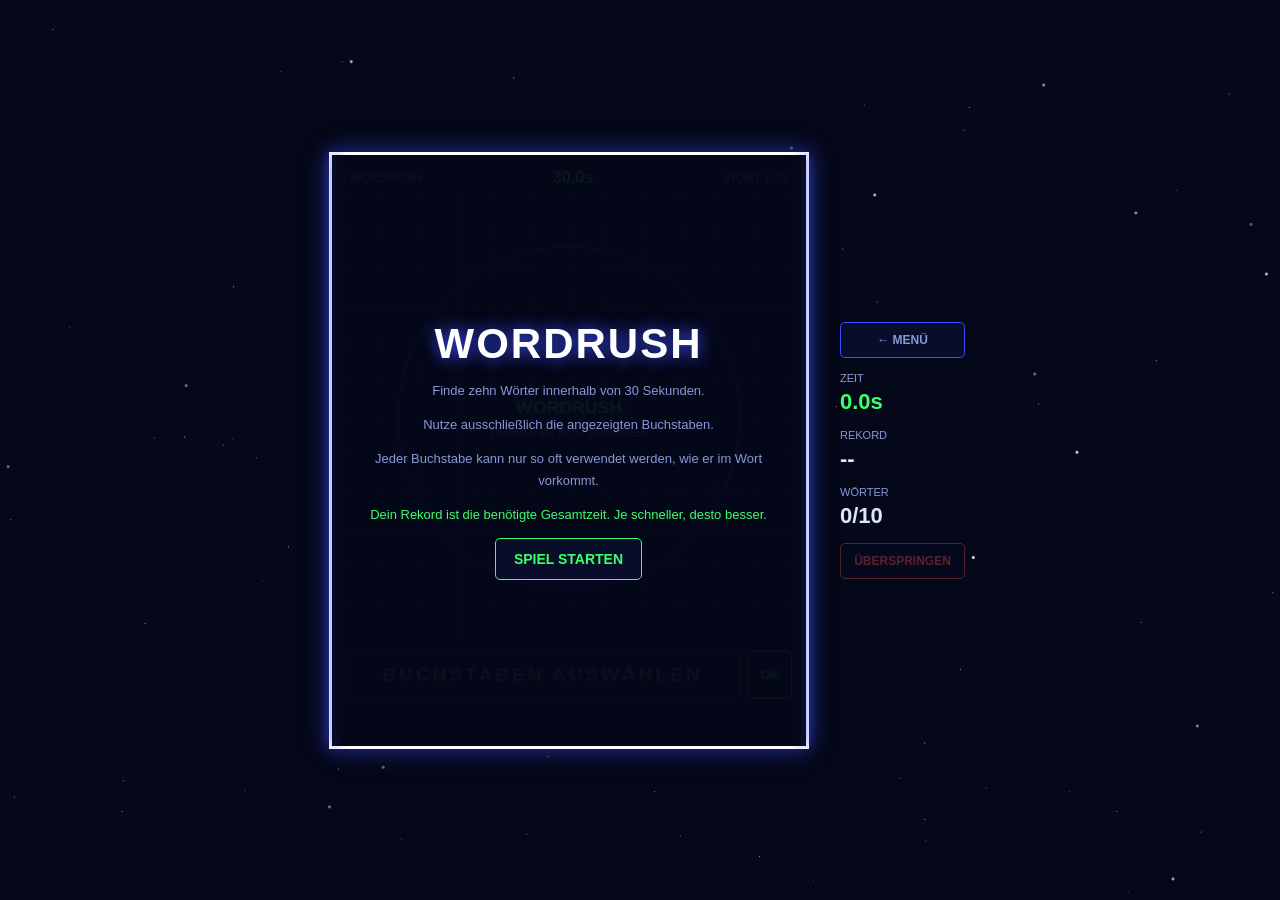
<file: games/wordrush/index.html>
<!DOCTYPE html>
<html lang="de">
<head>
<meta charset="utf-8">
<meta name="viewport" content="width=device-width, initial-scale=1, viewport-fit=cover">
<title>WORDRUSH</title>
<link rel="stylesheet" href="../../shared/style.css">
<style>
:root{--blue:#3b4cff;--green:#3dff6a;--red:#ff4d4d;--cyan:#3dd8ff;--mut:#8a97d6;--txt:#dfe6ff}
*{box-sizing:border-box}
html,body{min-height:100%;margin:0}
body{min-height:100svh;background:#050818;color:var(--txt);font-family:"Orbitron","Trebuchet MS",Arial,sans-serif;display:flex;align-items:center;justify-content:center;padding:14px;user-select:none}
#stars{position:fixed;inset:0;pointer-events:none}
.layout{position:relative;display:flex;align-items:center;gap:18px;width:min(100%,650px)}
.arena{width:min(480px,calc(100vw - 150px));min-width:0;position:relative;padding:14px;border:3px solid #fff;background:linear-gradient(#ffffff0d 1px,transparent 1px) 0 0/38px 38px,linear-gradient(90deg,#ffffff0d 1px,transparent 1px) 0 0/38px 38px,#080d29;box-shadow:0 0 22px #3b4cff99,inset 0 0 30px #0008}
.arena:before,.arena:after{content:"";position:absolute;top:0;bottom:0;width:5px;background:var(--blue);box-shadow:0 0 12px var(--blue)}
.arena:before{left:0}.arena:after{right:0}
.top{display:flex;justify-content:space-between;align-items:center;margin:0 4px 8px;font-size:12px;color:var(--mut)}
.top strong{color:var(--green);font-size:16px}
canvas{display:block;width:100%;height:auto;aspect-ratio:1;background:#080d29}
.entry{display:flex;gap:8px;margin-top:10px}
input{width:100%;min-width:0;background:#020617;color:#fff;border:1px solid var(--blue);border-radius:5px;padding:12px;font:700 19px "Orbitron","Trebuchet MS",sans-serif;text-align:center;letter-spacing:.16em;text-transform:uppercase;outline:none}
input:focus{box-shadow:0 0 10px #3b4cff88}
button,.back{border:1px solid var(--blue);background:#080d29;color:var(--mut);border-radius:5px;padding:10px 12px;font:700 12px "Orbitron","Trebuchet MS",sans-serif;cursor:pointer;text-decoration:none;text-align:center}
button:hover:not(:disabled),.back:hover{color:#fff;box-shadow:0 0 10px #3b4cff88}
button:disabled{opacity:.35;cursor:default}
#submit{color:var(--green);border-color:var(--green)}
.message{height:25px;margin:8px 2px 0;text-align:center;font-size:12px;font-weight:bold;color:var(--cyan)}
.message.ok{color:var(--green)}.message.bad{color:var(--red)}
aside{width:125px;display:flex;flex-direction:column;gap:14px}
.back{display:block}
.stat p{margin:0 0 5px;color:var(--mut);font-size:11px}
.stat strong{font-size:22px;color:var(--txt)}
.stat .green{color:var(--green)}
.hearts{color:var(--red);letter-spacing:3px;font-size:20px}
.actions{display:flex;flex-direction:column;gap:8px}
#hint{color:#ffb020;border-color:#ffb020}
#skip{color:var(--red);border-color:var(--red)}
.overlay{position:absolute;inset:0;z-index:4;background:#050818eF;display:flex;flex-direction:column;align-items:center;justify-content:center;text-align:center;padding:24px;gap:12px}
.overlay.hide{display:none}
.overlay h1{font-size:clamp(28px,7vw,42px);margin:0;color:#fff;text-shadow:0 0 16px var(--blue);letter-spacing:2px}
.overlay p{margin:0;font-size:13px;line-height:1.7;color:var(--mut)}
.overlay .accent{color:var(--green)}
.overlay button{font-size:14px;color:var(--green);border-color:var(--green);padding:12px 18px}
@media(max-width:620px){
 body{align-items:flex-start;padding:10px}
 .layout{flex-direction:column;gap:10px;width:min(100%,480px)}
 .arena{width:100%;padding:10px}
 aside{width:100%;display:grid;grid-template-columns:repeat(3,1fr);gap:8px}
 aside .back{grid-column:1/-1}
 .stat p{font-size:10px}.stat strong{font-size:18px}
 .actions{grid-column:1/-1;display:grid;grid-template-columns:1fr 1fr}
}
:focus-visible{outline:2px solid #fff;outline-offset:3px}
</style>
</head>
<body>
<div id="stars"></div>
<div class="layout">
 <main class="arena">
  <div class="top"><span>WORDRUSH</span><strong id="timer">30.0s</strong><span id="length">WORT 1/10</span></div>
  <canvas id="board" width="480" height="480" aria-label="Rotierendes Buchstabenrad"></canvas>
  <div class="entry"><input id="guess" type="text" maxlength="18" autocomplete="off" autocapitalize="characters" spellcheck="false" placeholder="BUCHSTABEN AUSWÄHLEN" aria-label="Gesuchtes Wort"><button id="submit">OK</button></div>
  <div class="message" id="message" aria-live="polite"></div>
  <div class="overlay" id="overlay">
   <h1 id="overlayTitle">WORDRUSH</h1>
   <p id="line1">Finde zehn Wörter innerhalb von 30 Sekunden.</p>
   <p id="line2">Nutze ausschließlich die angezeigten Buchstaben.</p>
   <p id="line3">Jeder Buchstabe kann nur so oft verwendet werden, wie er im Wort vorkommt.</p>
   <p id="line4" class="accent">Dein Rekord ist die benötigte Gesamtzeit. Je schneller, desto besser.</p>
   <button id="start">SPIEL STARTEN</button>
  </div>
 </main>
 <aside>
  <a class="back" href="../../index.html">← MENÜ</a>
  <div class="stat"><p>ZEIT</p><strong class="green" id="elapsed">0.0s</strong></div>
  <div class="stat"><p>REKORD</p><strong id="best">--</strong></div>
  <div class="stat"><p>WÖRTER</p><strong id="round">0/10</strong></div>
  <div class="actions"><button id="skip" disabled>ÜBERSPRINGEN</button></div>
 </aside>
</div>
<script src="../../shared/core.js"></script>
<script>
(function(){
"use strict";
var KEY="wordrush_hi",W=480,H=480,cv=document.getElementById("board"),ctx=cv.getContext("2d");
Core.stars(document.getElementById("stars"));
var $=function(id){return document.getElementById(id);};
var WORDS="BAUM HAUS TISCH LAMPE KATZE HUND APFEL WOLKE SONNE BLUME FENSTER GARTEN SCHULE STRASSE BRüCKE FAHRRAD COMPUTER TASTATUR MONITOR NETZWERK SERVER ROUTER KABEL MAUS DRUCKER SCHLüSSEL FLASCHE GITARRE TROMMEL SPIEGEL KERZE  VULKAN INSEL WüSTE DSCHUNGEL RAKETE PLANET GALAXIE ROBOTER BATTERIE WERKZEUG TASCHENLAMPE SCHOKOLADE ERDBEERE ABENTEUER GEHEIMNIS GESCHWINDIGKEIT SONNENBLUME SCHMETTERLING".split(" ");
var best=Core.getHi(KEY),round=0,word="",pool=[],letters=[],angle=0,rotation=.45,timeLeft=30,elapsed=0,locked=true,playing=false,last=0,raf=0;
function shuffle(a){a=a.slice();for(var i=a.length-1;i>0;i--){var j=Math.floor(Math.random()*(i+1)),t=a[i];a[i]=a[j];a[j]=t;}return a;}
function say(s,c){$("message").textContent=s;$("message").className="message "+(c||"");}
function format(t){return t.toFixed(1)+"s";}
function hud(){
 $("best").textContent=best?format(best/10):"--";
 $("round").textContent=round+"/10";
 $("elapsed").textContent=format(elapsed);
 $("timer").textContent=format(Math.max(0,timeLeft));
}
function next(){
 if(round>=10){finish();return;}
 word=pool.pop();round++;letters=shuffle(word.split(""));angle=0;locked=false;
 $("guess").value="";$("length").textContent="WORT "+round+"/10";$("skip").disabled=false;$("submit").disabled=false;
 say("");hud();
}
function start(){
 if(playing)return;
 pool=shuffle(WORDS);round=0;timeLeft=30;elapsed=0;playing=true;locked=true;
 $("overlay").classList.add("hide");next();last=performance.now();cancelAnimationFrame(raf);raf=requestAnimationFrame(loop);
}
function show(title,a,b,c,d,button){
 playing=false;locked=true;$("overlayTitle").textContent=title;$("line1").textContent=a;$("line2").textContent=b;$("line3").textContent=c;$("line4").textContent=d;$("start").textContent=button;
 $("overlay").classList.remove("hide");$("skip").disabled=true;$("submit").disabled=true;
}
function finish(){
 var result=elapsed;
 if(round===10&&timeLeft>0){
  var tenths=Math.round(result*10);
  if(!best||tenths<best){best=tenths;Core.setHi(KEY,best);}
  hud();
  show("GESCHAFFT!","Alle 10 Wörter gelöst.","Deine Zeit: "+format(result),"Rekord: "+format(best/10),"Je niedriger die Zeit, desto besser. Schaffst du es noch schneller?","NOCHMAL SPIELEN");
 }else{
  show("ZEIT ABGELAUFEN","Du hast "+(round-1)+" von 10 Wörtern geschafft.","Benötigte Zeit: 30,0 Sekunden","Rekord: "+(best?format(best/10):"Noch keiner"),"Versuche alle zehn Wörter innerhalb des festen Zeitlimits.","NOCHMAL SPIELEN");
 }
}
function availableCounts(){var counts={};for(var i=0;i<letters.length;i++)counts[letters[i]]=(counts[letters[i]]||0)+1;return counts;}
function cleanInput(){
 var raw=$("guess").value.toLocaleUpperCase("de-DE").replace(/[^A-ZÄÖÜ]/g,""),available=availableCounts(),out="";
 for(var i=0;i<raw.length;i++){var ch=raw[i];if(available[ch]>0){out+=ch;available[ch]--;}}
 $("guess").value=out;
}
function submit(){
 if(locked||!playing)return;
 var g=$("guess").value.toLocaleUpperCase("de-DE");
 if(g===word){
  locked=true;$("skip").disabled=true;$("submit").disabled=true;say("RICHTIG: "+word,"ok");Core.tone(660,.12,"triangle",.08,990);
  setTimeout(function(){if(playing)next();},350);
 }else{say("FALSCH – BUCHSTABEN PRÜFEN","bad");Core.tone(180,.12,"square",.04);}
}
$("submit").addEventListener("click",submit);
$("guess").addEventListener("input",cleanInput);
$("guess").addEventListener("keydown",function(e){if(e.key==="Enter")submit();});
$("skip").addEventListener("click",function(){
 if(locked||!playing)return;
 locked=true;$("skip").disabled=true;$("submit").disabled=true;
 say("ÜBERSPRUNGEN – DAS WORT WAR: "+word,"bad");
 setTimeout(function(){if(playing)next();},1100);
});
$("start").addEventListener("click",start);
function draw(){
 ctx.clearRect(0,0,W,H);
 ctx.save();ctx.strokeStyle="rgba(207,216,255,.12)";ctx.lineWidth=1;
 for(var x=0;x<=W;x+=40){ctx.beginPath();ctx.moveTo(x,0);ctx.lineTo(x,H);ctx.stroke();}
 for(var y=0;y<=H;y+=40){ctx.beginPath();ctx.moveTo(0,y);ctx.lineTo(W,y);ctx.stroke();}
 ctx.restore();
 var cx=W/2,cy=H/2,r=160;
 ctx.save();ctx.shadowColor="#3b4cff";ctx.shadowBlur=22;ctx.strokeStyle="rgba(59,76,255,.65)";ctx.lineWidth=2;ctx.beginPath();ctx.arc(cx,cy,r+24,0,Math.PI*2);ctx.stroke();ctx.restore();
 ctx.save();ctx.strokeStyle="rgba(61,216,255,.28)";ctx.setLineDash([4,8]);ctx.beginPath();ctx.arc(cx,cy,r-28,0,Math.PI*2);ctx.stroke();ctx.restore();
 var n=Math.max(letters.length,1);
 letters.forEach(function(ch,i){var a=angle+i*Math.PI*2/n-Math.PI/2,x=cx+Math.cos(a)*r,y=cy+Math.sin(a)*r;
  ctx.save();ctx.shadowColor="#3b4cff";ctx.shadowBlur=15;ctx.fillStyle="#0b1540";ctx.strokeStyle="#5267ff";ctx.lineWidth=2;ctx.beginPath();ctx.arc(x,y,25,0,Math.PI*2);ctx.fill();ctx.stroke();ctx.shadowBlur=0;ctx.fillStyle="#fff";ctx.font="bold 25px Orbitron,'Trebuchet MS',sans-serif";ctx.textAlign="center";ctx.textBaseline="middle";ctx.fillText(ch,x,y+1);ctx.restore();
 });
 ctx.save();ctx.textAlign="center";ctx.textBaseline="middle";ctx.shadowColor="#3b4cff";ctx.shadowBlur=15;ctx.fillStyle="#3dff6a";ctx.font="bold 19px Orbitron,'Trebuchet MS',sans-serif";ctx.fillText(playing?"WORT "+round+"/10":"WORDRUSH",cx,cy-10);ctx.shadowBlur=0;ctx.fillStyle="#8a97d6";ctx.font="12px Orbitron,'Trebuchet MS',sans-serif";ctx.fillText(playing?word.length+" BUCHSTABEN":"10 WÖRTER IN 30 SEKUNDEN",cx,cy+17);ctx.restore();
}
function pick(x,y){
 if(!playing||locked)return;
 var rect=cv.getBoundingClientRect(),px=(x-rect.left)/rect.width*W,py=(y-rect.top)/rect.height*H,cx=W/2,cy=H/2,r=160,n=letters.length;
 if(!n)return;var a=Math.atan2(py-cy,px-cx),idx=Math.round((a+Math.PI/2-angle)/(Math.PI*2/n));idx=((idx%n)+n)%n;
 var counts=availableCounts(),used=$("guess").value.split(""),usedCounts={};
 used.forEach(function(ch){usedCounts[ch]=(usedCounts[ch]||0)+1;});
 var ch=letters[idx];if((usedCounts[ch]||0)>=counts[ch])return;
 $("guess").value+=ch;$("guess").focus();
}
cv.addEventListener("pointerdown",function(e){pick(e.clientX,e.clientY);});
function loop(now){
 var dt=Math.min((now-last)/1000,.05);last=now;
 if(playing){timeLeft=Math.max(0,timeLeft-dt);elapsed=Math.min(30,elapsed+dt);$("timer").textContent=format(timeLeft);$("elapsed").textContent=format(elapsed);
  if(timeLeft<=0){finish();return;}
  angle+=rotation*dt;
 }
 draw();if(playing)raf=requestAnimationFrame(loop);
}
function idle(){draw();if(!playing)raf=requestAnimationFrame(idle);}
hud();draw();raf=requestAnimationFrame(idle);
})();
</script>
</body>
</html>
</file>
<file: shared/style.css>
/* shared/style.css – gemeinsames Retro-Design für alle Minispiele */
:root{
  --bg:#050818; --lane:#0a1030; --edge:#3b4cff; --txt:#dfe6ff; --mut:#8a97d6; --led:#3dff6a;
  color-scheme:dark;
  box-sizing:border-box;
  padding-top:env(safe-area-inset-top,0px);
  padding-bottom:env(safe-area-inset-bottom,0px);
}
*,*::before,*::after{box-sizing:inherit}
html,body{margin:0;min-height:100%}
body{
  background:var(--bg); color:var(--txt);
  font-family:"Orbitron","Trebuchet MS",Arial,sans-serif;
}
#stars{position:fixed;left:0;top:0;width:1px;height:1px;border-radius:50%;pointer-events:none}

/* Menü */
main{position:relative;max-width:860px;margin:0 auto;padding:40px 20px 60px;text-align:center}
h1{margin:0 0 6px;font-size:clamp(28px,7vw,52px);letter-spacing:.08em;color:#fff;text-shadow:0 0 18px var(--edge),0 0 40px var(--edge)}
.sub{margin:0 0 34px;color:var(--mut);font-size:14px}
.grid{display:grid;grid-template-columns:repeat(auto-fit,minmax(240px,1fr));gap:20px}
.tile{
  display:flex;flex-direction:column;gap:10px;text-align:left;text-decoration:none;color:var(--txt);
  background:var(--lane);border:2px solid var(--c,var(--edge));border-radius:12px;padding:20px;
  box-shadow:0 0 18px color-mix(in srgb,var(--c,var(--edge)) 55%,transparent),inset 0 0 26px rgba(59,76,255,.15);
  transition:transform .15s ease,box-shadow .15s ease;
}
.tile:hover,.tile:focus-visible{transform:translateY(-3px);outline:none;box-shadow:0 0 28px var(--c,var(--edge)),inset 0 0 26px rgba(59,76,255,.25)}
.tile:focus-visible{outline:2px solid #fff;outline-offset:3px}
.tile h2{margin:0;font-size:22px;letter-spacing:.06em;color:#fff}
.tile p{margin:0;font-size:13px;line-height:1.5;color:var(--mut)}
.rec{margin-top:auto;font-size:13px;color:var(--led)}
.tile.soon{border-style:dashed;opacity:.55;box-shadow:none}
.tile.soon:hover{transform:none}
.foot{margin-top:40px;font-size:12px;color:var(--mut)}
</file>
